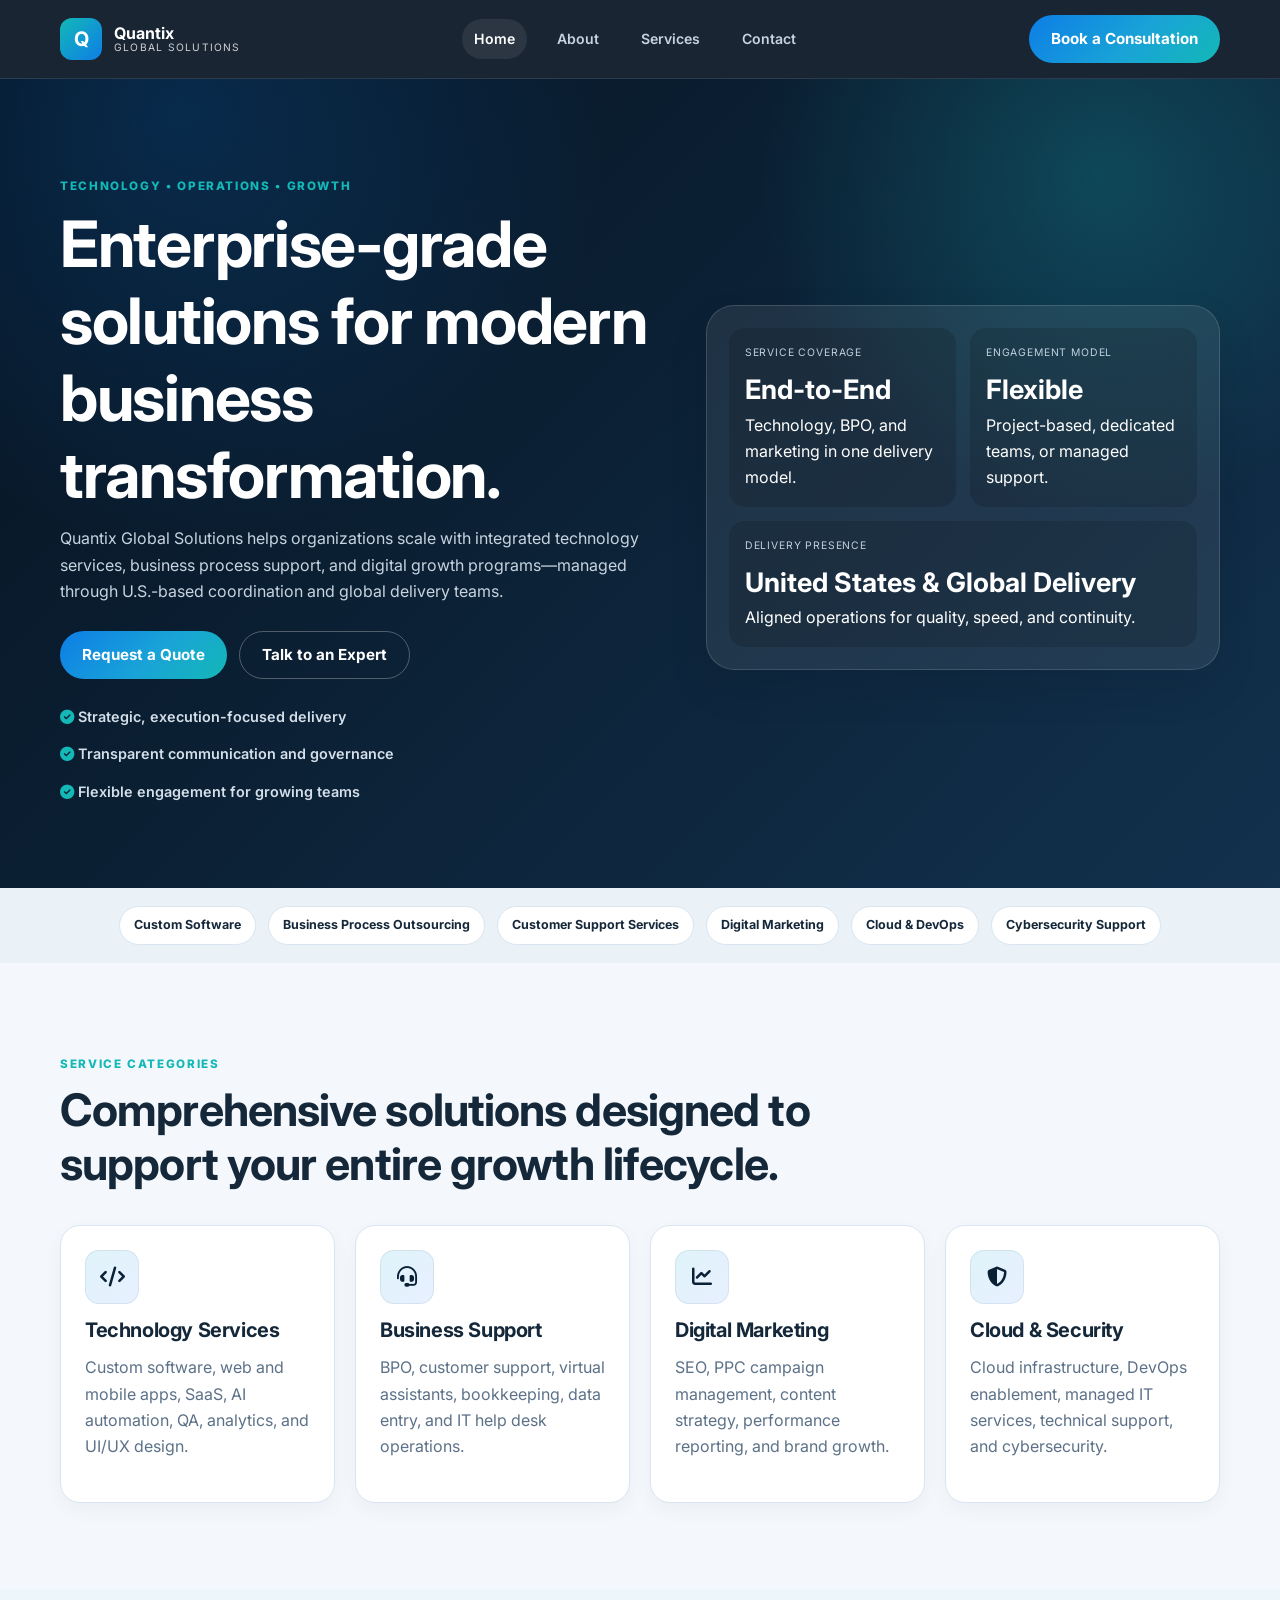
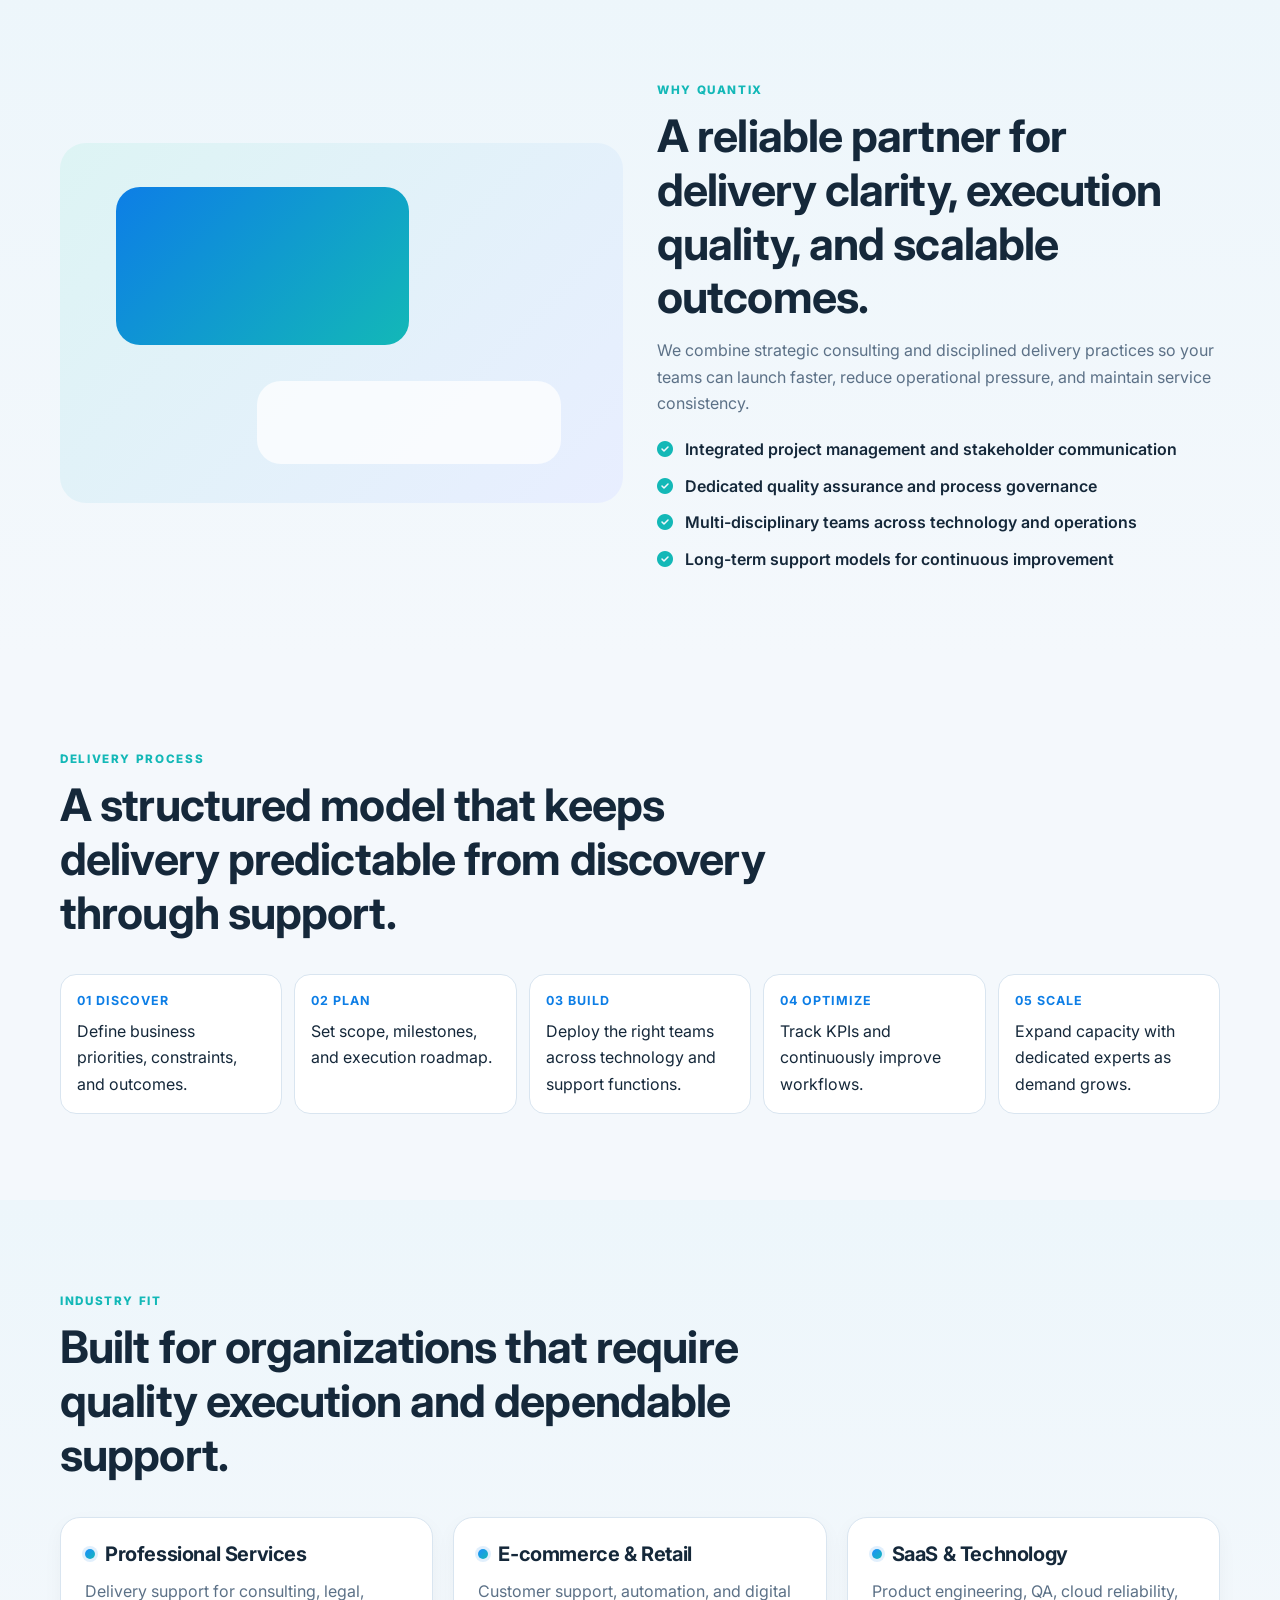
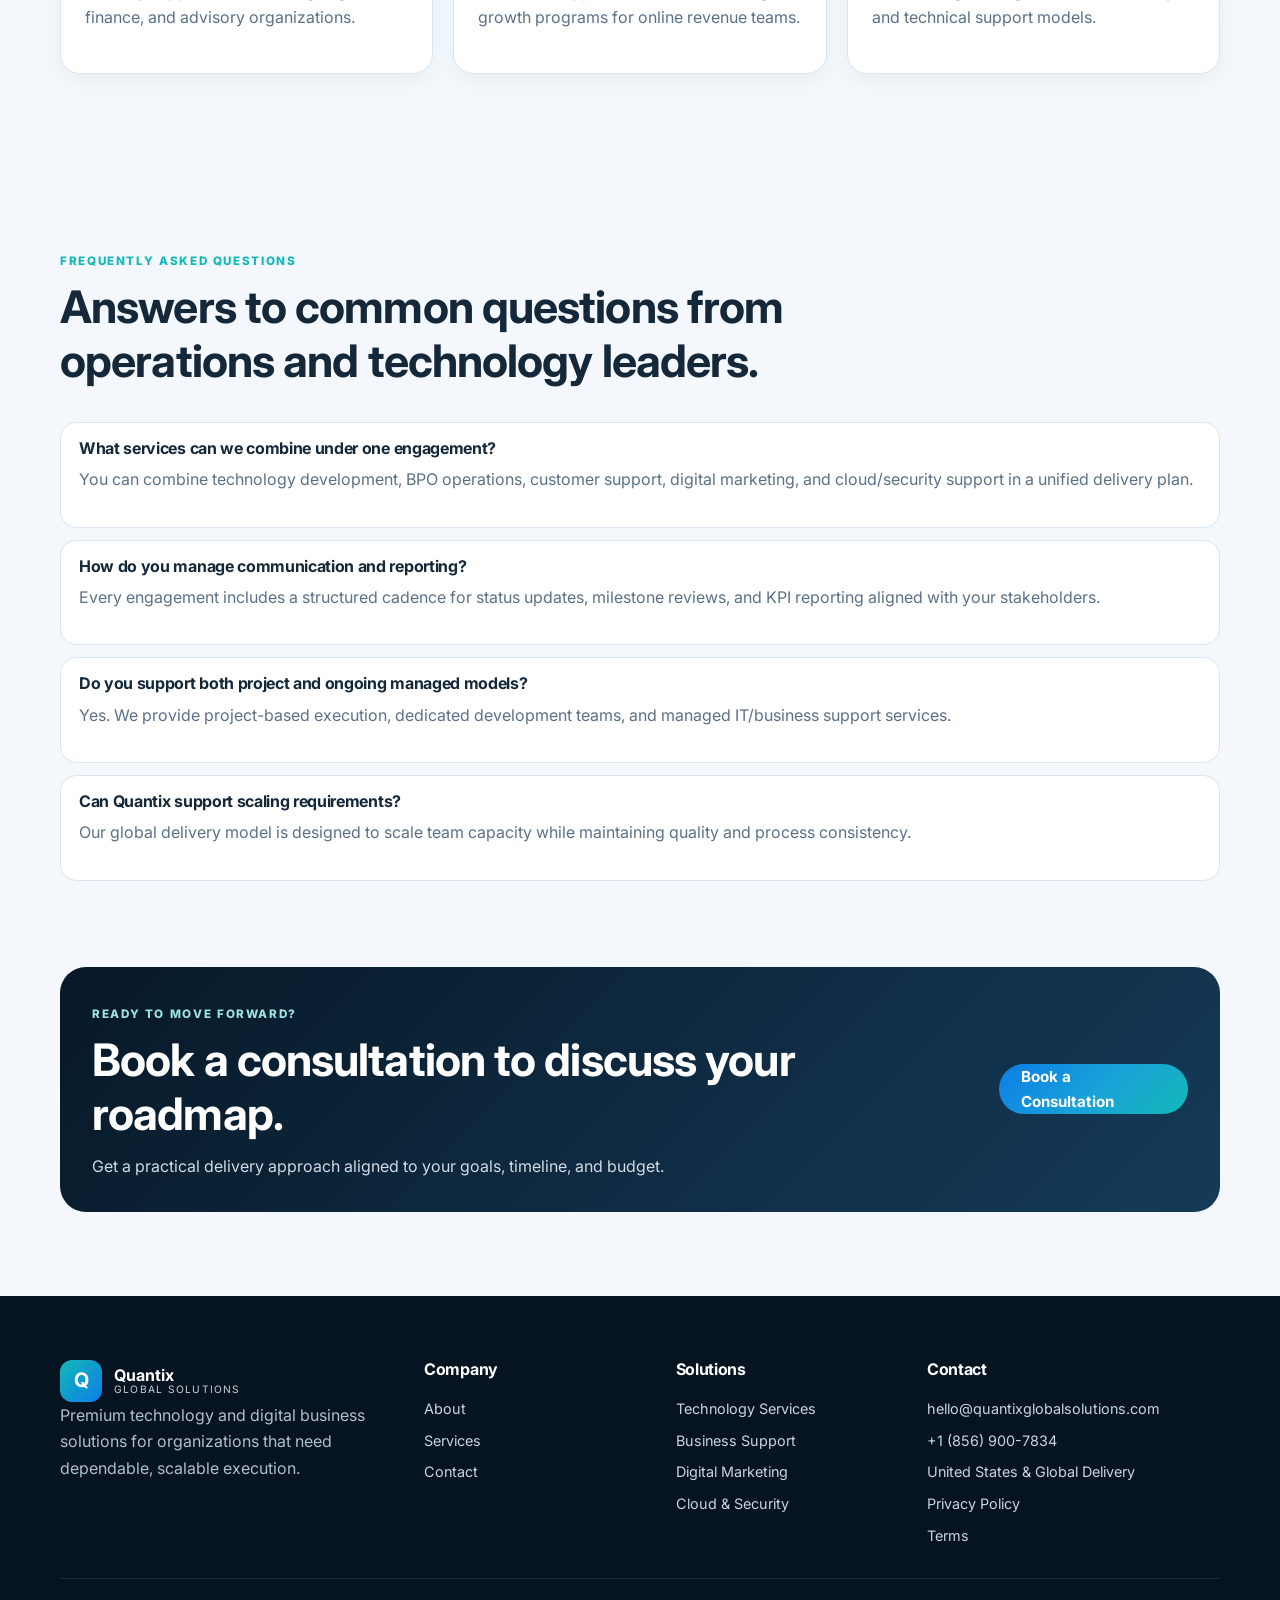
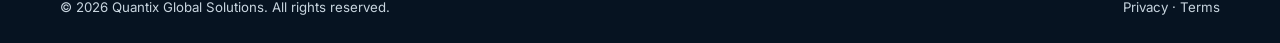
<file: index.html>
<!doctype html>
<html lang="en">
<head>
  <meta charset="utf-8">
  <meta name="viewport" content="width=device-width, initial-scale=1">
  <title>Quantix Global Solutions | IT Services, BPO & Digital Solutions</title>
  <meta name="description" content="Quantix Global Solutions delivers enterprise-ready technology, BPO, digital marketing, cloud, and cybersecurity services with U.S.-based coordination and global delivery.">
  <link rel="canonical" href="https://www.quantixglobalsolutions.com/">
  <meta property="og:title" content="Quantix Global Solutions | IT Services, BPO & Digital Solutions">
  <meta property="og:description" content="End-to-end technology and digital business solutions with U.S.-based coordination and global delivery.">
  <meta property="og:type" content="website">
  <meta property="og:url" content="https://www.quantixglobalsolutions.com/">
  <meta name="theme-color" content="#0a2035">
  <link rel="preconnect" href="https://fonts.googleapis.com">
  <link rel="preconnect" href="https://fonts.gstatic.com" crossorigin>
  <link href="https://fonts.googleapis.com/css2?family=Inter:wght@400;500;600;700;800&display=swap" rel="stylesheet">
  <link rel="stylesheet" href="https://cdnjs.cloudflare.com/ajax/libs/font-awesome/6.5.2/css/all.min.css" crossorigin="anonymous" referrerpolicy="no-referrer">
  <link rel="stylesheet" href="style.css">
</head>
<body>
  <header class="header">
    <div class="container nav">
      <a class="brand" href="index.html" aria-label="Quantix Global Solutions home">
        <b>Q</b>
        <span><strong>Quantix</strong><small>Global Solutions</small></span>
      </a>
      <button class="menu-toggle" aria-label="Toggle navigation" aria-expanded="false"><i></i><i></i><i></i></button>
      <nav class="nav-links">
        <a class="active" href="index.html">Home</a>
        <a href="about.html">About</a>
        <a href="services.html">Services</a>
        <a href="contact.html">Contact</a>
      </nav>
      <a class="btn btn-primary nav-cta" href="contact.html">Book a Consultation</a>
    </div>
  </header>

  <main>
    <section class="hero">
      <div class="container hero-grid">
        <div class="reveal">
          <span class="eyebrow">Technology • Operations • Growth</span>
          <h1>Enterprise-grade solutions for modern business transformation.</h1>
          <p>Quantix Global Solutions helps organizations scale with integrated technology services, business process support, and digital growth programs—managed through U.S.-based coordination and global delivery teams.</p>
          <div class="actions">
            <a class="btn btn-primary" href="contact.html">Request a Quote</a>
            <a class="btn btn-secondary" href="services.html">Talk to an Expert</a>
          </div>
          <ul class="trust-list">
            <li><i class="fa-solid fa-circle-check"></i> Strategic, execution-focused delivery</li>
            <li><i class="fa-solid fa-circle-check"></i> Transparent communication and governance</li>
            <li><i class="fa-solid fa-circle-check"></i> Flexible engagement for growing teams</li>
          </ul>
        </div>
        <div class="hero-panel reveal">
          <div class="stat-grid">
            <article class="stat-card">
              <small>Service Coverage</small>
              <strong>End-to-End</strong>
              <span>Technology, BPO, and marketing in one delivery model.</span>
            </article>
            <article class="stat-card">
              <small>Engagement Model</small>
              <strong>Flexible</strong>
              <span>Project-based, dedicated teams, or managed support.</span>
            </article>
            <article class="stat-card" style="grid-column: span 2;">
              <small>Delivery Presence</small>
              <strong>United States &amp; Global Delivery</strong>
              <span>Aligned operations for quality, speed, and continuity.</span>
            </article>
          </div>
        </div>
      </div>
    </section>

    <section class="logo-strip">
      <div class="container">
        <span>Custom Software</span>
        <span>Business Process Outsourcing</span>
        <span>Customer Support Services</span>
        <span>Digital Marketing</span>
        <span>Cloud &amp; DevOps</span>
        <span>Cybersecurity Support</span>
      </div>
    </section>

    <section class="section">
      <div class="container">
        <div class="section-title reveal">
          <span class="eyebrow">Service Categories</span>
          <h2>Comprehensive solutions designed to support your entire growth lifecycle.</h2>
        </div>
        <div class="grid grid-4">
          <a class="card reveal" href="technology-services.html">
            <div class="icon-badge"><i class="fa-solid fa-code"></i></div>
            <h3>Technology Services</h3>
            <p>Custom software, web and mobile apps, SaaS, AI automation, QA, analytics, and UI/UX design.</p>
          </a>
          <a class="card reveal" href="business-support.html">
            <div class="icon-badge"><i class="fa-solid fa-headset"></i></div>
            <h3>Business Support</h3>
            <p>BPO, customer support, virtual assistants, bookkeeping, data entry, and IT help desk operations.</p>
          </a>
          <a class="card reveal" href="digital-marketing.html">
            <div class="icon-badge"><i class="fa-solid fa-chart-line"></i></div>
            <h3>Digital Marketing</h3>
            <p>SEO, PPC campaign management, content strategy, performance reporting, and brand growth.</p>
          </a>
          <a class="card reveal" href="cloud-security.html">
            <div class="icon-badge"><i class="fa-solid fa-shield-halved"></i></div>
            <h3>Cloud &amp; Security</h3>
            <p>Cloud infrastructure, DevOps enablement, managed IT services, technical support, and cybersecurity.</p>
          </a>
        </div>
      </div>
    </section>

    <section class="section soft">
      <div class="container split">
        <div class="visual-shape reveal" aria-hidden="true"></div>
        <div class="reveal">
          <span class="eyebrow">Why Quantix</span>
          <h2>A reliable partner for delivery clarity, execution quality, and scalable outcomes.</h2>
          <p>We combine strategic consulting and disciplined delivery practices so your teams can launch faster, reduce operational pressure, and maintain service consistency.</p>
          <ul class="checklist">
            <li><i class="fa-solid fa-circle-check"></i> Integrated project management and stakeholder communication</li>
            <li><i class="fa-solid fa-circle-check"></i> Dedicated quality assurance and process governance</li>
            <li><i class="fa-solid fa-circle-check"></i> Multi-disciplinary teams across technology and operations</li>
            <li><i class="fa-solid fa-circle-check"></i> Long-term support models for continuous improvement</li>
          </ul>
        </div>
      </div>
    </section>

    <section class="section">
      <div class="container">
        <div class="section-title reveal">
          <span class="eyebrow">Delivery Process</span>
          <h2>A structured model that keeps delivery predictable from discovery through support.</h2>
        </div>
        <ol class="process-list reveal">
          <li><strong>01 Discover</strong>Define business priorities, constraints, and outcomes.</li>
          <li><strong>02 Plan</strong>Set scope, milestones, and execution roadmap.</li>
          <li><strong>03 Build</strong>Deploy the right teams across technology and support functions.</li>
          <li><strong>04 Optimize</strong>Track KPIs and continuously improve workflows.</li>
          <li><strong>05 Scale</strong>Expand capacity with dedicated experts as demand grows.</li>
        </ol>
      </div>
    </section>

    <section class="section soft">
      <div class="container">
        <div class="section-title reveal">
          <span class="eyebrow">Industry Fit</span>
          <h2>Built for organizations that require quality execution and dependable support.</h2>
        </div>
        <div class="grid grid-3">
          <article class="card reveal"><h3>Professional Services</h3><p>Delivery support for consulting, legal, finance, and advisory organizations.</p></article>
          <article class="card reveal"><h3>E-commerce &amp; Retail</h3><p>Customer support, automation, and digital growth programs for online revenue teams.</p></article>
          <article class="card reveal"><h3>SaaS &amp; Technology</h3><p>Product engineering, QA, cloud reliability, and technical support models.</p></article>
        </div>
      </div>
    </section>

    <section class="section">
      <div class="container">
        <div class="section-title reveal">
          <span class="eyebrow">Frequently Asked Questions</span>
          <h2>Answers to common questions from operations and technology leaders.</h2>
        </div>
        <ul class="faq-list">
          <li class="reveal"><h3>What services can we combine under one engagement?</h3><p>You can combine technology development, BPO operations, customer support, digital marketing, and cloud/security support in a unified delivery plan.</p></li>
          <li class="reveal"><h3>How do you manage communication and reporting?</h3><p>Every engagement includes a structured cadence for status updates, milestone reviews, and KPI reporting aligned with your stakeholders.</p></li>
          <li class="reveal"><h3>Do you support both project and ongoing managed models?</h3><p>Yes. We provide project-based execution, dedicated development teams, and managed IT/business support services.</p></li>
          <li class="reveal"><h3>Can Quantix support scaling requirements?</h3><p>Our global delivery model is designed to scale team capacity while maintaining quality and process consistency.</p></li>
        </ul>
      </div>
    </section>

    <section class="container">
      <div class="cta-band reveal">
        <div>
          <span class="eyebrow">Ready to move forward?</span>
          <h2>Book a consultation to discuss your roadmap.</h2>
          <p>Get a practical delivery approach aligned to your goals, timeline, and budget.</p>
        </div>
        <a class="btn btn-primary" href="contact.html">Book a Consultation</a>
      </div>
    </section>
  </main>

  <footer>
    <div class="container footer-grid">
      <div>
        <a class="brand" href="index.html"><b>Q</b><span><strong>Quantix</strong><small>Global Solutions</small></span></a>
        <p>Premium technology and digital business solutions for organizations that need dependable, scalable execution.</p>
      </div>
      <div class="footer-links">
        <h4>Company</h4>
        <a href="about.html">About</a>
        <a href="services.html">Services</a>
        <a href="contact.html">Contact</a>
      </div>
      <div class="footer-links">
        <h4>Solutions</h4>
        <a href="technology-services.html">Technology Services</a>
        <a href="business-support.html">Business Support</a>
        <a href="digital-marketing.html">Digital Marketing</a>
        <a href="cloud-security.html">Cloud &amp; Security</a>
      </div>
      <div class="footer-links">
        <h4>Contact</h4>
        <a href="mailto:hello@quantixglobalsolutions.com">hello@quantixglobalsolutions.com</a>
        <a href="tel:+18569007834">+1 (856) 900-7834</a>
        <span>United States &amp; Global Delivery</span>
        <a href="privacy-policy.html">Privacy Policy</a>
        <a href="terms.html">Terms</a>
      </div>
    </div>
    <div class="container legal">
      <span>© <span class="year"></span> Quantix Global Solutions. All rights reserved.</span>
      <span><a href="privacy-policy.html">Privacy</a> · <a href="terms.html">Terms</a></span>
    </div>
  </footer>

  <script src="script.js"></script>
</body>
</html>
</file>
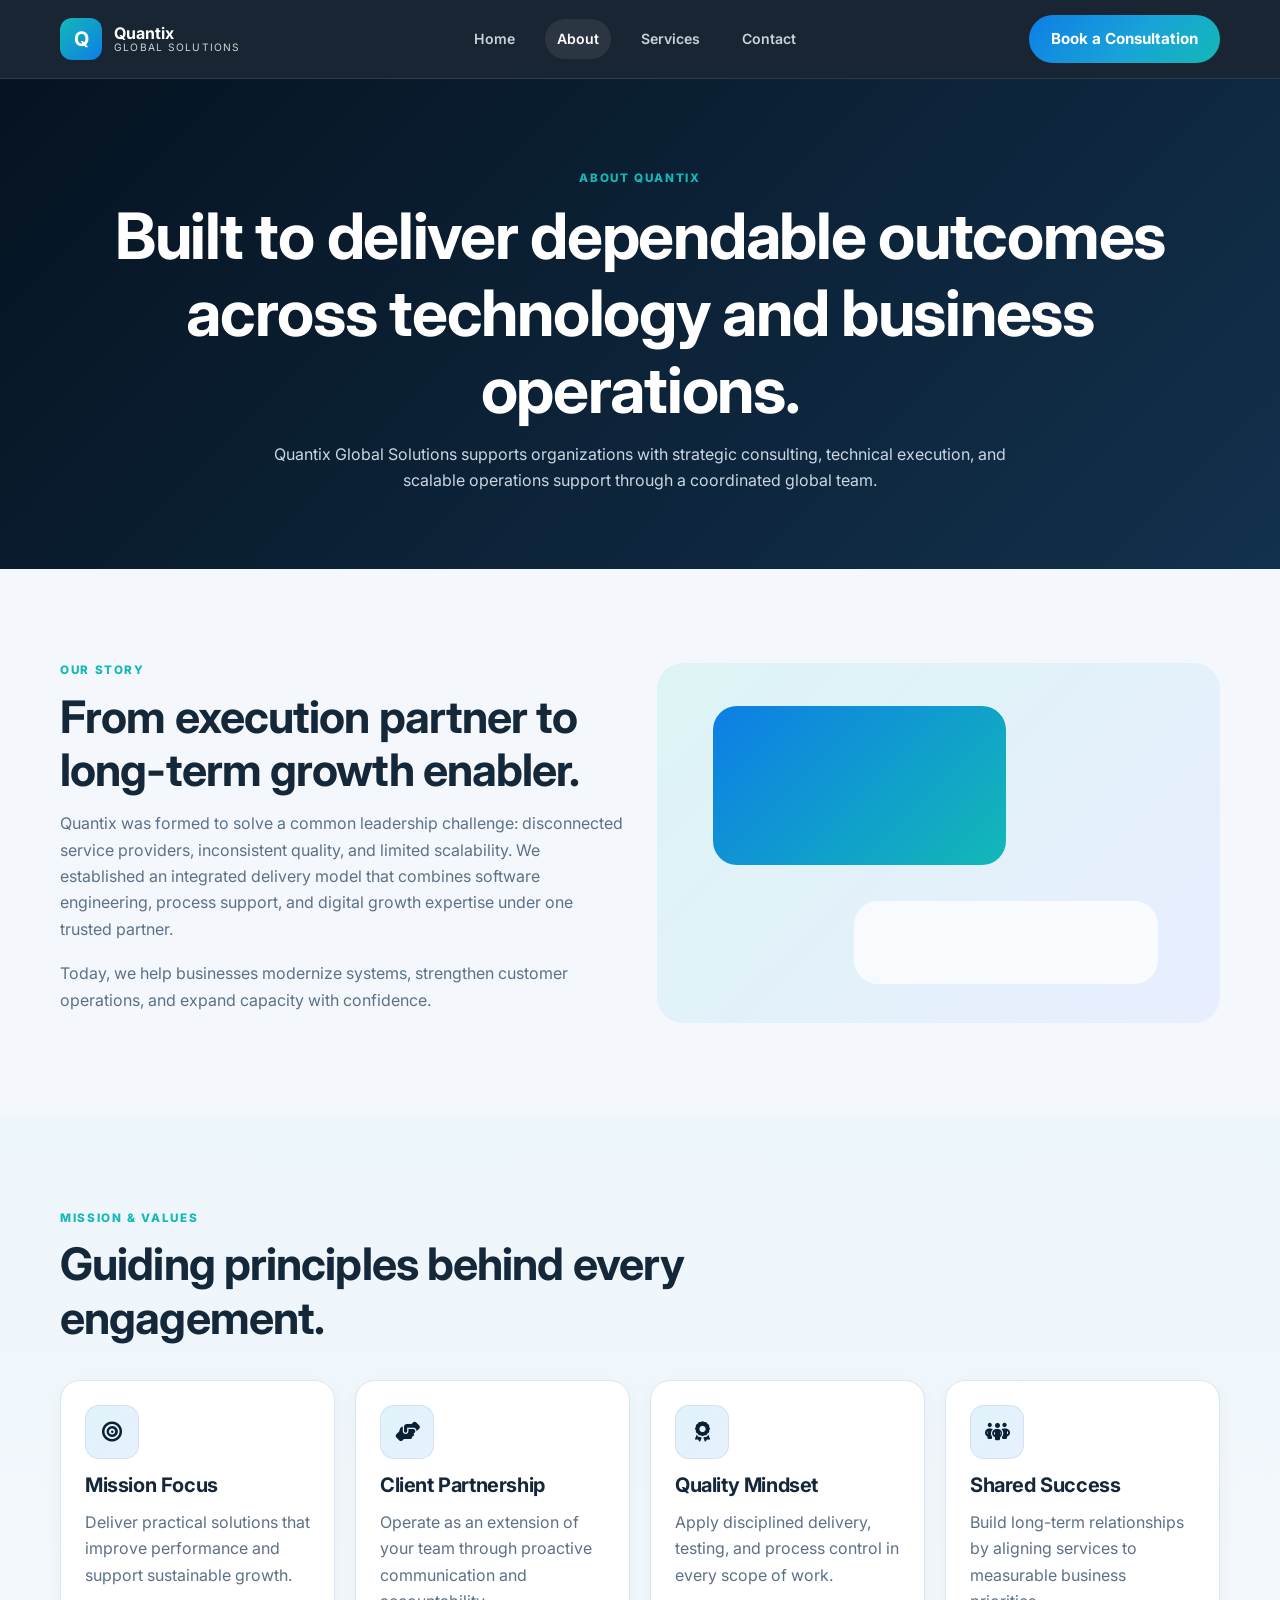
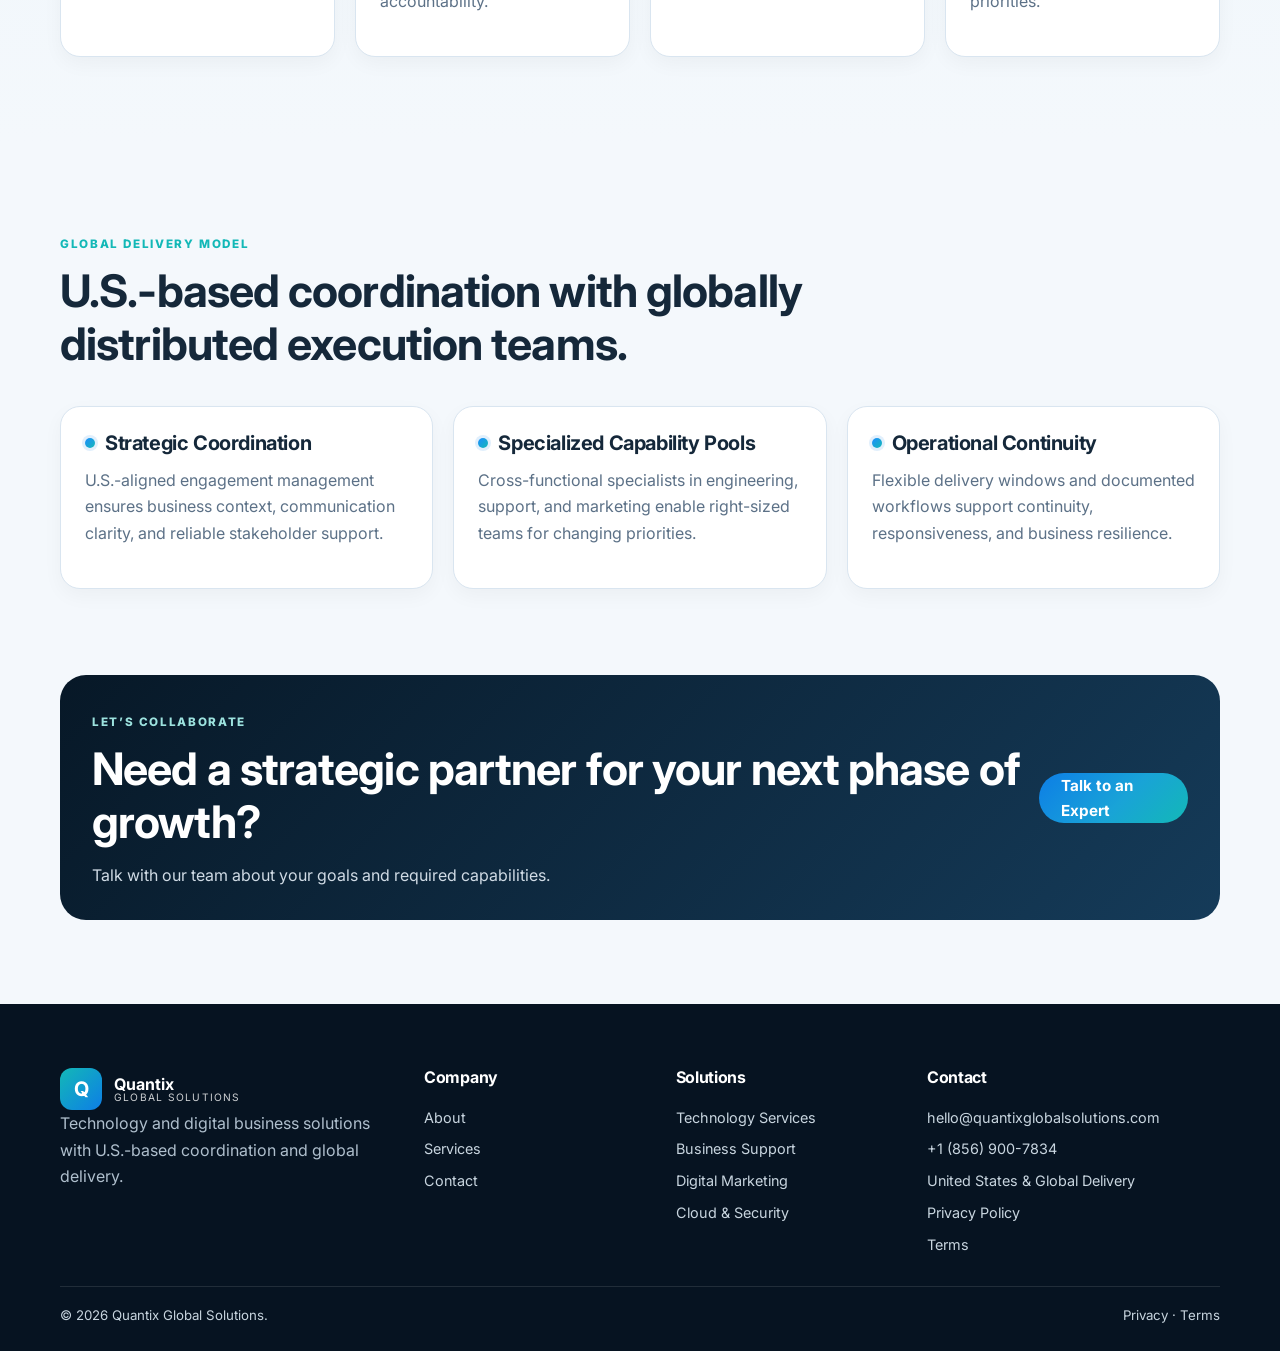
<file: about.html>
<!doctype html>
<html lang="en">
<head>
  <meta charset="utf-8">
  <meta name="viewport" content="width=device-width, initial-scale=1">
  <title>About Quantix Global Solutions | Mission, Values & Delivery Model</title>
  <meta name="description" content="Learn about Quantix Global Solutions, our mission, values, and U.S.-coordinated global delivery model for technology and business support services.">
  <link rel="canonical" href="https://www.quantixglobalsolutions.com/about.html">
  <meta property="og:title" content="About Quantix Global Solutions">
  <meta property="og:description" content="Our mission, values, and global delivery approach for enterprise technology and operations support.">
  <meta property="og:type" content="website">
  <meta property="og:url" content="https://www.quantixglobalsolutions.com/about.html">
  <link rel="preconnect" href="https://fonts.googleapis.com">
  <link rel="preconnect" href="https://fonts.gstatic.com" crossorigin>
  <link href="https://fonts.googleapis.com/css2?family=Inter:wght@400;500;600;700;800&display=swap" rel="stylesheet">
  <link rel="stylesheet" href="https://cdnjs.cloudflare.com/ajax/libs/font-awesome/6.5.2/css/all.min.css" crossorigin="anonymous" referrerpolicy="no-referrer">
  <link rel="stylesheet" href="style.css">
</head>
<body>
  <header class="header"><div class="container nav"><a class="brand" href="index.html"><b>Q</b><span><strong>Quantix</strong><small>Global Solutions</small></span></a><button class="menu-toggle" aria-label="Toggle navigation" aria-expanded="false"><i></i><i></i><i></i></button><nav class="nav-links"><a href="index.html">Home</a><a class="active" href="about.html">About</a><a href="services.html">Services</a><a href="contact.html">Contact</a></nav><a class="btn btn-primary nav-cta" href="contact.html">Book a Consultation</a></div></header>

  <main>
    <section class="page-hero center">
      <div class="container">
        <span class="eyebrow">About Quantix</span>
        <h1>Built to deliver dependable outcomes across technology and business operations.</h1>
        <p>Quantix Global Solutions supports organizations with strategic consulting, technical execution, and scalable operations support through a coordinated global team.</p>
      </div>
    </section>

    <section class="section">
      <div class="container split">
        <div class="reveal">
          <span class="eyebrow">Our Story</span>
          <h2>From execution partner to long-term growth enabler.</h2>
          <p>Quantix was formed to solve a common leadership challenge: disconnected service providers, inconsistent quality, and limited scalability. We established an integrated delivery model that combines software engineering, process support, and digital growth expertise under one trusted partner.</p>
          <p>Today, we help businesses modernize systems, strengthen customer operations, and expand capacity with confidence.</p>
        </div>
        <div class="visual-shape reveal" aria-hidden="true"></div>
      </div>
    </section>

    <section class="section soft">
      <div class="container">
        <div class="section-title reveal"><span class="eyebrow">Mission &amp; Values</span><h2>Guiding principles behind every engagement.</h2></div>
        <div class="grid grid-4">
          <article class="card reveal"><div class="icon-badge"><i class="fa-solid fa-bullseye"></i></div><h3>Mission Focus</h3><p>Deliver practical solutions that improve performance and support sustainable growth.</p></article>
          <article class="card reveal"><div class="icon-badge"><i class="fa-solid fa-handshake-angle"></i></div><h3>Client Partnership</h3><p>Operate as an extension of your team through proactive communication and accountability.</p></article>
          <article class="card reveal"><div class="icon-badge"><i class="fa-solid fa-award"></i></div><h3>Quality Mindset</h3><p>Apply disciplined delivery, testing, and process control in every scope of work.</p></article>
          <article class="card reveal"><div class="icon-badge"><i class="fa-solid fa-people-group"></i></div><h3>Shared Success</h3><p>Build long-term relationships by aligning services to measurable business priorities.</p></article>
        </div>
      </div>
    </section>

    <section class="section">
      <div class="container">
        <div class="section-title reveal"><span class="eyebrow">Global Delivery Model</span><h2>U.S.-based coordination with globally distributed execution teams.</h2></div>
        <div class="grid grid-3">
          <article class="card reveal"><h3>Strategic Coordination</h3><p>U.S.-aligned engagement management ensures business context, communication clarity, and reliable stakeholder support.</p></article>
          <article class="card reveal"><h3>Specialized Capability Pools</h3><p>Cross-functional specialists in engineering, support, and marketing enable right-sized teams for changing priorities.</p></article>
          <article class="card reveal"><h3>Operational Continuity</h3><p>Flexible delivery windows and documented workflows support continuity, responsiveness, and business resilience.</p></article>
        </div>
      </div>
    </section>

    <section class="container">
      <div class="cta-band reveal"><div><span class="eyebrow">Let’s collaborate</span><h2>Need a strategic partner for your next phase of growth?</h2><p>Talk with our team about your goals and required capabilities.</p></div><a class="btn btn-primary" href="contact.html">Talk to an Expert</a></div>
    </section>
  </main>

  <footer><div class="container footer-grid"><div><a class="brand" href="index.html"><b>Q</b><span><strong>Quantix</strong><small>Global Solutions</small></span></a><p>Technology and digital business solutions with U.S.-based coordination and global delivery.</p></div><div class="footer-links"><h4>Company</h4><a href="about.html">About</a><a href="services.html">Services</a><a href="contact.html">Contact</a></div><div class="footer-links"><h4>Solutions</h4><a href="technology-services.html">Technology Services</a><a href="business-support.html">Business Support</a><a href="digital-marketing.html">Digital Marketing</a><a href="cloud-security.html">Cloud &amp; Security</a></div><div class="footer-links"><h4>Contact</h4><a href="mailto:hello@quantixglobalsolutions.com">hello@quantixglobalsolutions.com</a><a href="tel:+18569007834">+1 (856) 900-7834</a><span>United States &amp; Global Delivery</span><a href="privacy-policy.html">Privacy Policy</a><a href="terms.html">Terms</a></div></div><div class="container legal"><span>© <span class="year"></span> Quantix Global Solutions.</span><span><a href="privacy-policy.html">Privacy</a> · <a href="terms.html">Terms</a></span></div></footer>
  <script src="script.js"></script>
</body>
</html>
</file>
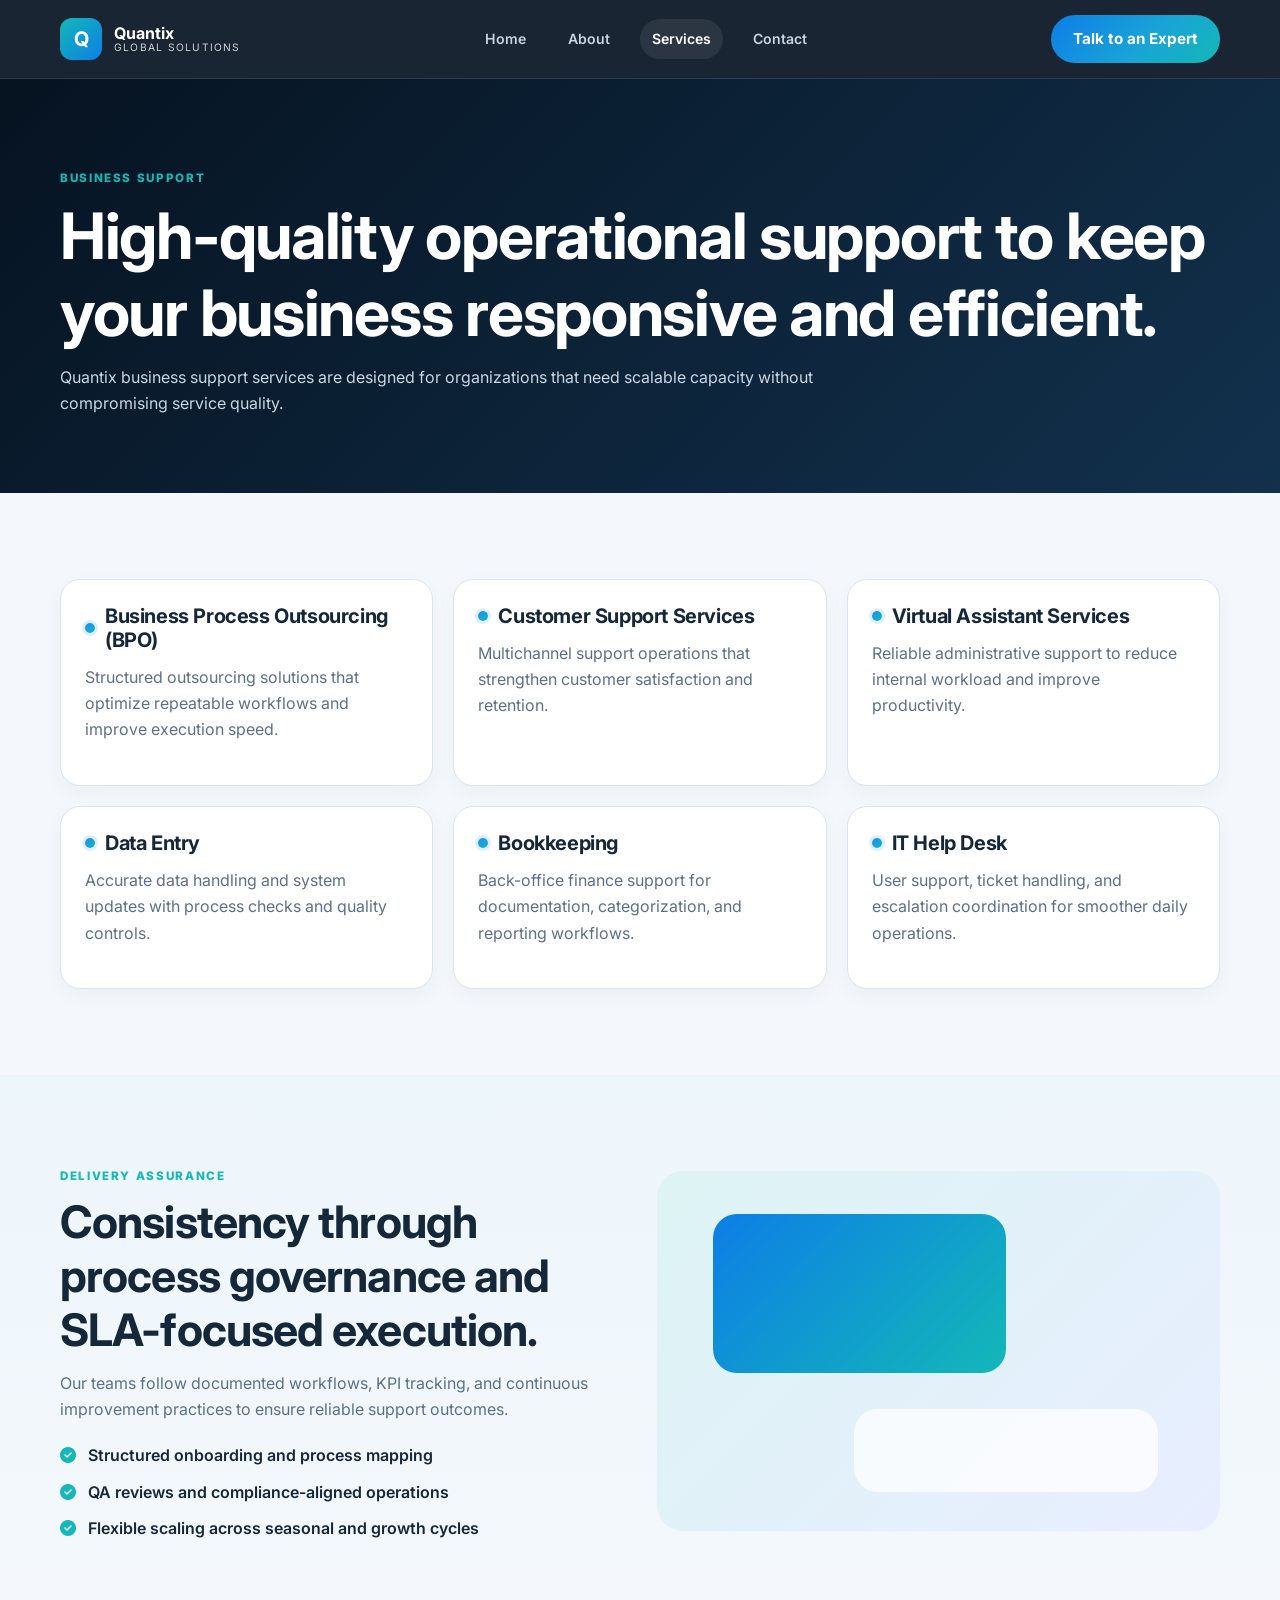
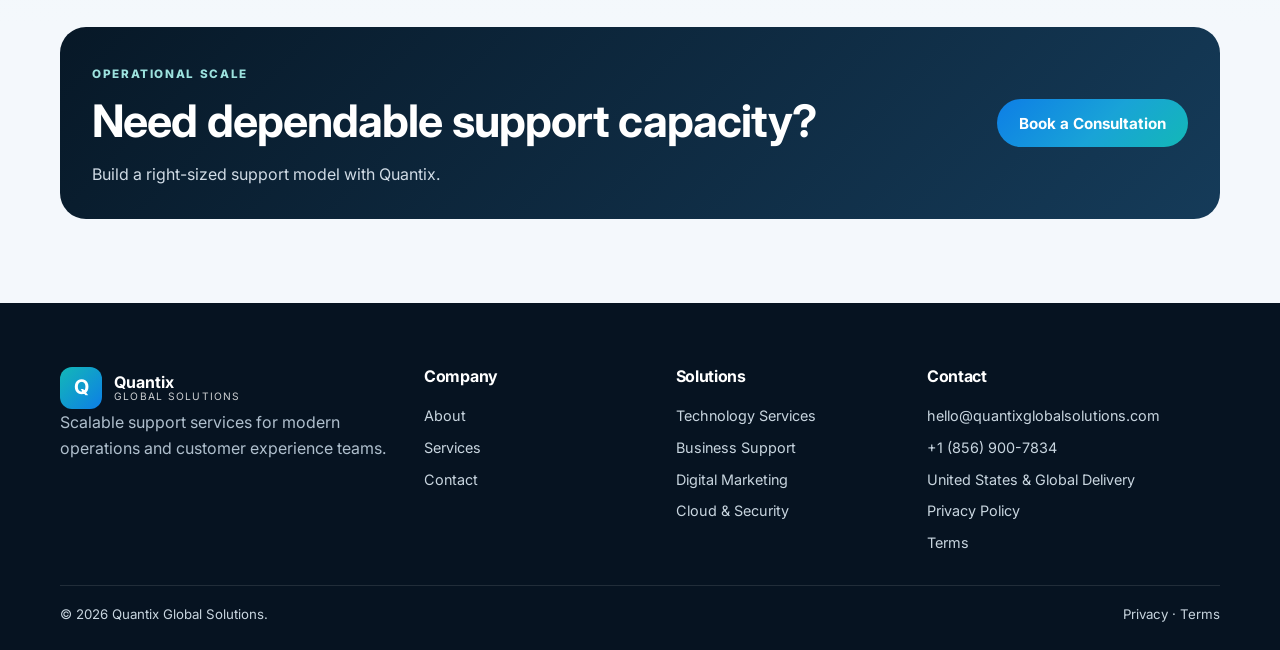
<file: business-support.html>
<!doctype html>
<html lang="en">
<head>
  <meta charset="utf-8"><meta name="viewport" content="width=device-width, initial-scale=1">
  <title>Business Support Services | Quantix Global Solutions</title>
  <meta name="description" content="Business support services including BPO, customer support, virtual assistants, data entry, bookkeeping, IT help desk, and technical support operations.">
  <link rel="canonical" href="https://www.quantixglobalsolutions.com/business-support.html">
  <meta property="og:title" content="Business Support Services | Quantix Global Solutions">
  <meta property="og:description" content="Scalable BPO and customer operations support for consistent service performance.">
  <meta property="og:type" content="website"><meta property="og:url" content="https://www.quantixglobalsolutions.com/business-support.html">
  <link rel="preconnect" href="https://fonts.googleapis.com"><link rel="preconnect" href="https://fonts.gstatic.com" crossorigin>
  <link href="https://fonts.googleapis.com/css2?family=Inter:wght@400;500;600;700;800&display=swap" rel="stylesheet">
  <link rel="stylesheet" href="https://cdnjs.cloudflare.com/ajax/libs/font-awesome/6.5.2/css/all.min.css" crossorigin="anonymous" referrerpolicy="no-referrer">
  <link rel="stylesheet" href="style.css">
</head>
<body>
<header class="header"><div class="container nav"><a class="brand" href="index.html"><b>Q</b><span><strong>Quantix</strong><small>Global Solutions</small></span></a><button class="menu-toggle" aria-label="Toggle navigation" aria-expanded="false"><i></i><i></i><i></i></button><nav class="nav-links"><a href="index.html">Home</a><a href="about.html">About</a><a href="services.html" class="active">Services</a><a href="contact.html">Contact</a></nav><a class="btn btn-primary nav-cta" href="contact.html">Talk to an Expert</a></div></header>
<main>
  <section class="page-hero"><div class="container"><span class="eyebrow">Business Support</span><h1>High-quality operational support to keep your business responsive and efficient.</h1><p>Quantix business support services are designed for organizations that need scalable capacity without compromising service quality.</p></div></section>

  <section class="section"><div class="container"><div class="grid grid-3"><article class="card reveal"><h3>Business Process Outsourcing (BPO)</h3><p>Structured outsourcing solutions that optimize repeatable workflows and improve execution speed.</p></article><article class="card reveal"><h3>Customer Support Services</h3><p>Multichannel support operations that strengthen customer satisfaction and retention.</p></article><article class="card reveal"><h3>Virtual Assistant Services</h3><p>Reliable administrative support to reduce internal workload and improve productivity.</p></article><article class="card reveal"><h3>Data Entry</h3><p>Accurate data handling and system updates with process checks and quality controls.</p></article><article class="card reveal"><h3>Bookkeeping</h3><p>Back-office finance support for documentation, categorization, and reporting workflows.</p></article><article class="card reveal"><h3>IT Help Desk</h3><p>User support, ticket handling, and escalation coordination for smoother daily operations.</p></article></div></div></section>

  <section class="section soft"><div class="container split"><div class="reveal"><span class="eyebrow">Delivery Assurance</span><h2>Consistency through process governance and SLA-focused execution.</h2><p>Our teams follow documented workflows, KPI tracking, and continuous improvement practices to ensure reliable support outcomes.</p><ul class="checklist"><li><i class="fa-solid fa-circle-check"></i> Structured onboarding and process mapping</li><li><i class="fa-solid fa-circle-check"></i> QA reviews and compliance-aligned operations</li><li><i class="fa-solid fa-circle-check"></i> Flexible scaling across seasonal and growth cycles</li></ul></div><div class="visual-shape reveal" aria-hidden="true"></div></div></section>

  <section class="container"><div class="cta-band reveal"><div><span class="eyebrow">Operational Scale</span><h2>Need dependable support capacity?</h2><p>Build a right-sized support model with Quantix.</p></div><a class="btn btn-primary" href="contact.html">Book a Consultation</a></div></section>
</main>
<footer><div class="container footer-grid"><div><a class="brand" href="index.html"><b>Q</b><span><strong>Quantix</strong><small>Global Solutions</small></span></a><p>Scalable support services for modern operations and customer experience teams.</p></div><div class="footer-links"><h4>Company</h4><a href="about.html">About</a><a href="services.html">Services</a><a href="contact.html">Contact</a></div><div class="footer-links"><h4>Solutions</h4><a href="technology-services.html">Technology Services</a><a href="business-support.html">Business Support</a><a href="digital-marketing.html">Digital Marketing</a><a href="cloud-security.html">Cloud &amp; Security</a></div><div class="footer-links"><h4>Contact</h4><a href="mailto:hello@quantixglobalsolutions.com">hello@quantixglobalsolutions.com</a><a href="tel:+18569007834">+1 (856) 900-7834</a><span>United States &amp; Global Delivery</span><a href="privacy-policy.html">Privacy Policy</a><a href="terms.html">Terms</a></div></div><div class="container legal"><span>© <span class="year"></span> Quantix Global Solutions.</span><span><a href="privacy-policy.html">Privacy</a> · <a href="terms.html">Terms</a></span></div></footer>
<script src="script.js"></script>
</body>
</html>
</file>
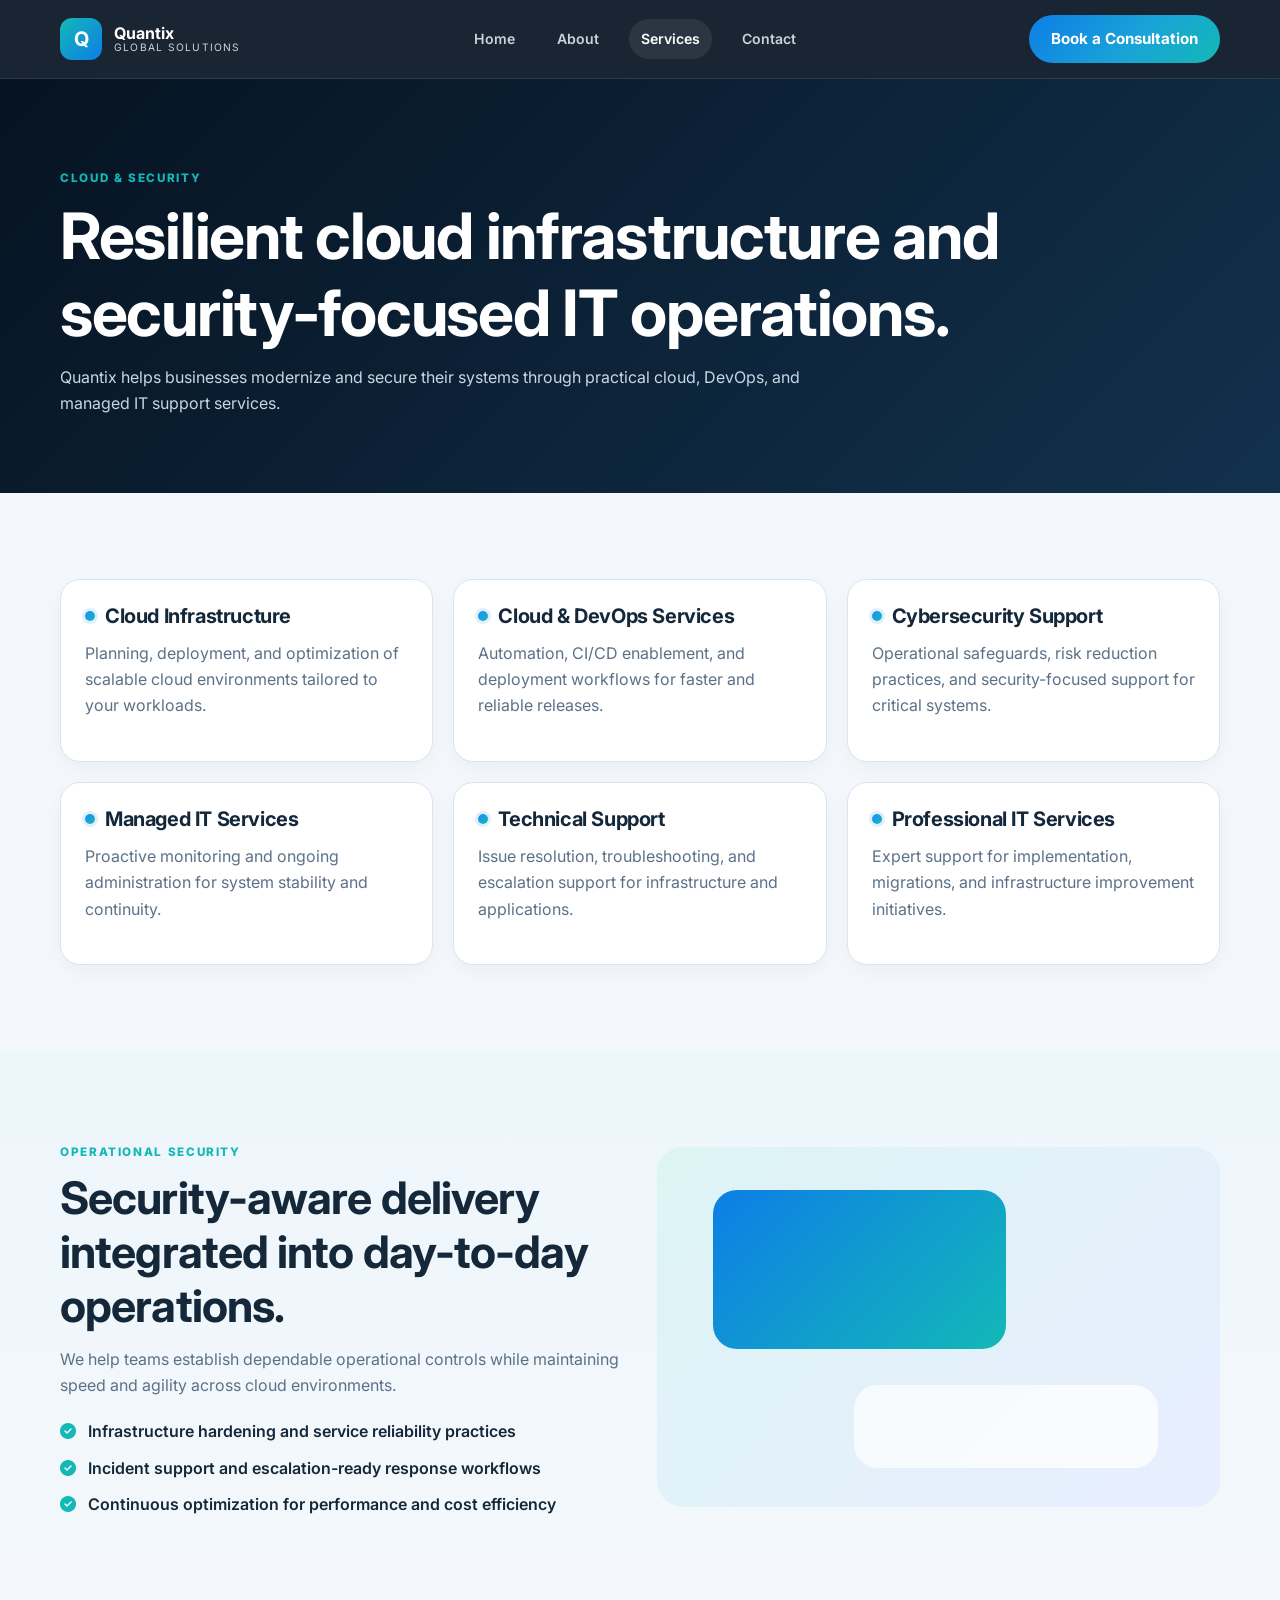
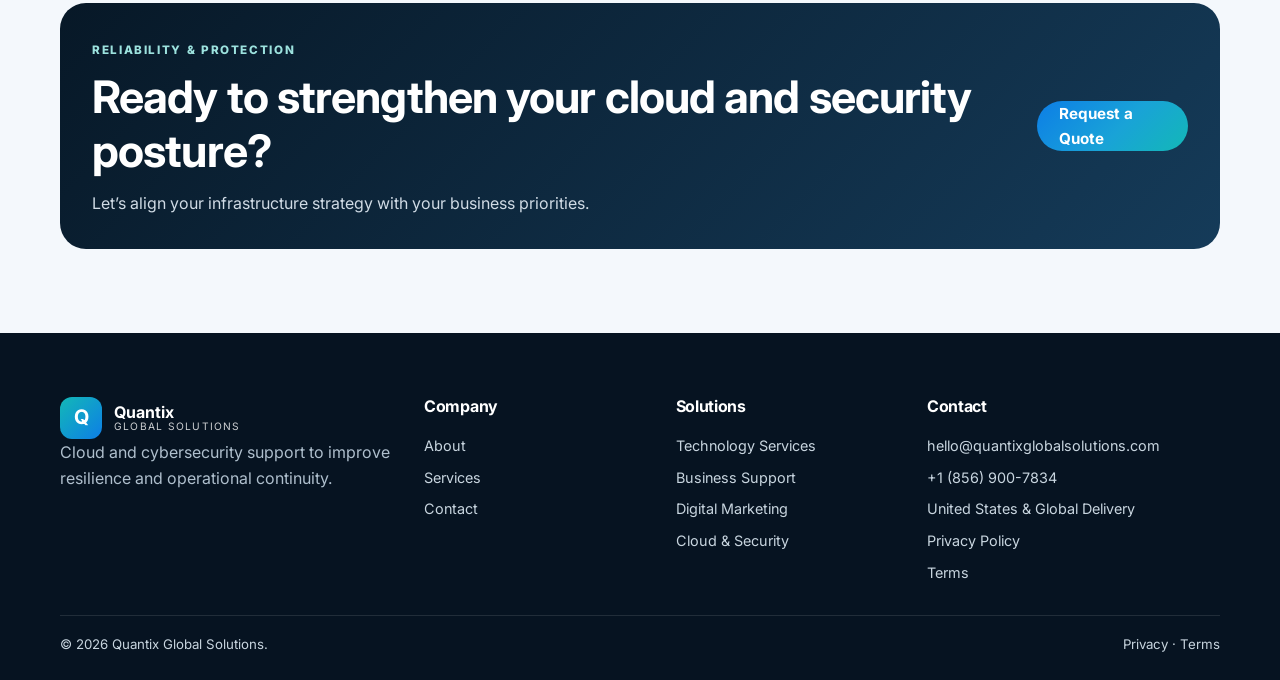
<file: cloud-security.html>
<!doctype html>
<html lang="en">
<head>
  <meta charset="utf-8"><meta name="viewport" content="width=device-width, initial-scale=1">
  <title>Cloud, DevOps & Cybersecurity Services | Quantix Global Solutions</title>
  <meta name="description" content="Cloud infrastructure, DevOps, cybersecurity support, managed IT services, and technical support by Quantix Global Solutions.">
  <link rel="canonical" href="https://www.quantixglobalsolutions.com/cloud-security.html">
  <meta property="og:title" content="Cloud, DevOps & Cybersecurity Services | Quantix Global Solutions">
  <meta property="og:description" content="Strengthen infrastructure reliability and security posture with managed cloud and IT services.">
  <meta property="og:type" content="website"><meta property="og:url" content="https://www.quantixglobalsolutions.com/cloud-security.html">
  <link rel="preconnect" href="https://fonts.googleapis.com"><link rel="preconnect" href="https://fonts.gstatic.com" crossorigin>
  <link href="https://fonts.googleapis.com/css2?family=Inter:wght@400;500;600;700;800&display=swap" rel="stylesheet">
  <link rel="stylesheet" href="https://cdnjs.cloudflare.com/ajax/libs/font-awesome/6.5.2/css/all.min.css" crossorigin="anonymous" referrerpolicy="no-referrer">
  <link rel="stylesheet" href="style.css">
</head>
<body>
<header class="header"><div class="container nav"><a class="brand" href="index.html"><b>Q</b><span><strong>Quantix</strong><small>Global Solutions</small></span></a><button class="menu-toggle" aria-label="Toggle navigation" aria-expanded="false"><i></i><i></i><i></i></button><nav class="nav-links"><a href="index.html">Home</a><a href="about.html">About</a><a href="services.html" class="active">Services</a><a href="contact.html">Contact</a></nav><a class="btn btn-primary nav-cta" href="contact.html">Book a Consultation</a></div></header>
<main>
  <section class="page-hero"><div class="container"><span class="eyebrow">Cloud &amp; Security</span><h1>Resilient cloud infrastructure and security-focused IT operations.</h1><p>Quantix helps businesses modernize and secure their systems through practical cloud, DevOps, and managed IT support services.</p></div></section>

  <section class="section"><div class="container"><div class="grid grid-3"><article class="card reveal"><h3>Cloud Infrastructure</h3><p>Planning, deployment, and optimization of scalable cloud environments tailored to your workloads.</p></article><article class="card reveal"><h3>Cloud &amp; DevOps Services</h3><p>Automation, CI/CD enablement, and deployment workflows for faster and reliable releases.</p></article><article class="card reveal"><h3>Cybersecurity Support</h3><p>Operational safeguards, risk reduction practices, and security-focused support for critical systems.</p></article><article class="card reveal"><h3>Managed IT Services</h3><p>Proactive monitoring and ongoing administration for system stability and continuity.</p></article><article class="card reveal"><h3>Technical Support</h3><p>Issue resolution, troubleshooting, and escalation support for infrastructure and applications.</p></article><article class="card reveal"><h3>Professional IT Services</h3><p>Expert support for implementation, migrations, and infrastructure improvement initiatives.</p></article></div></div></section>

  <section class="section soft"><div class="container split"><div class="reveal"><span class="eyebrow">Operational Security</span><h2>Security-aware delivery integrated into day-to-day operations.</h2><p>We help teams establish dependable operational controls while maintaining speed and agility across cloud environments.</p><ul class="checklist"><li><i class="fa-solid fa-circle-check"></i> Infrastructure hardening and service reliability practices</li><li><i class="fa-solid fa-circle-check"></i> Incident support and escalation-ready response workflows</li><li><i class="fa-solid fa-circle-check"></i> Continuous optimization for performance and cost efficiency</li></ul></div><div class="visual-shape reveal" aria-hidden="true"></div></div></section>

  <section class="container"><div class="cta-band reveal"><div><span class="eyebrow">Reliability &amp; protection</span><h2>Ready to strengthen your cloud and security posture?</h2><p>Let’s align your infrastructure strategy with your business priorities.</p></div><a class="btn btn-primary" href="contact.html">Request a Quote</a></div></section>
</main>
<footer><div class="container footer-grid"><div><a class="brand" href="index.html"><b>Q</b><span><strong>Quantix</strong><small>Global Solutions</small></span></a><p>Cloud and cybersecurity support to improve resilience and operational continuity.</p></div><div class="footer-links"><h4>Company</h4><a href="about.html">About</a><a href="services.html">Services</a><a href="contact.html">Contact</a></div><div class="footer-links"><h4>Solutions</h4><a href="technology-services.html">Technology Services</a><a href="business-support.html">Business Support</a><a href="digital-marketing.html">Digital Marketing</a><a href="cloud-security.html">Cloud &amp; Security</a></div><div class="footer-links"><h4>Contact</h4><a href="mailto:hello@quantixglobalsolutions.com">hello@quantixglobalsolutions.com</a><a href="tel:+18569007834">+1 (856) 900-7834</a><span>United States &amp; Global Delivery</span><a href="privacy-policy.html">Privacy Policy</a><a href="terms.html">Terms</a></div></div><div class="container legal"><span>© <span class="year"></span> Quantix Global Solutions.</span><span><a href="privacy-policy.html">Privacy</a> · <a href="terms.html">Terms</a></span></div></footer>
<script src="script.js"></script>
</body>
</html>
</file>
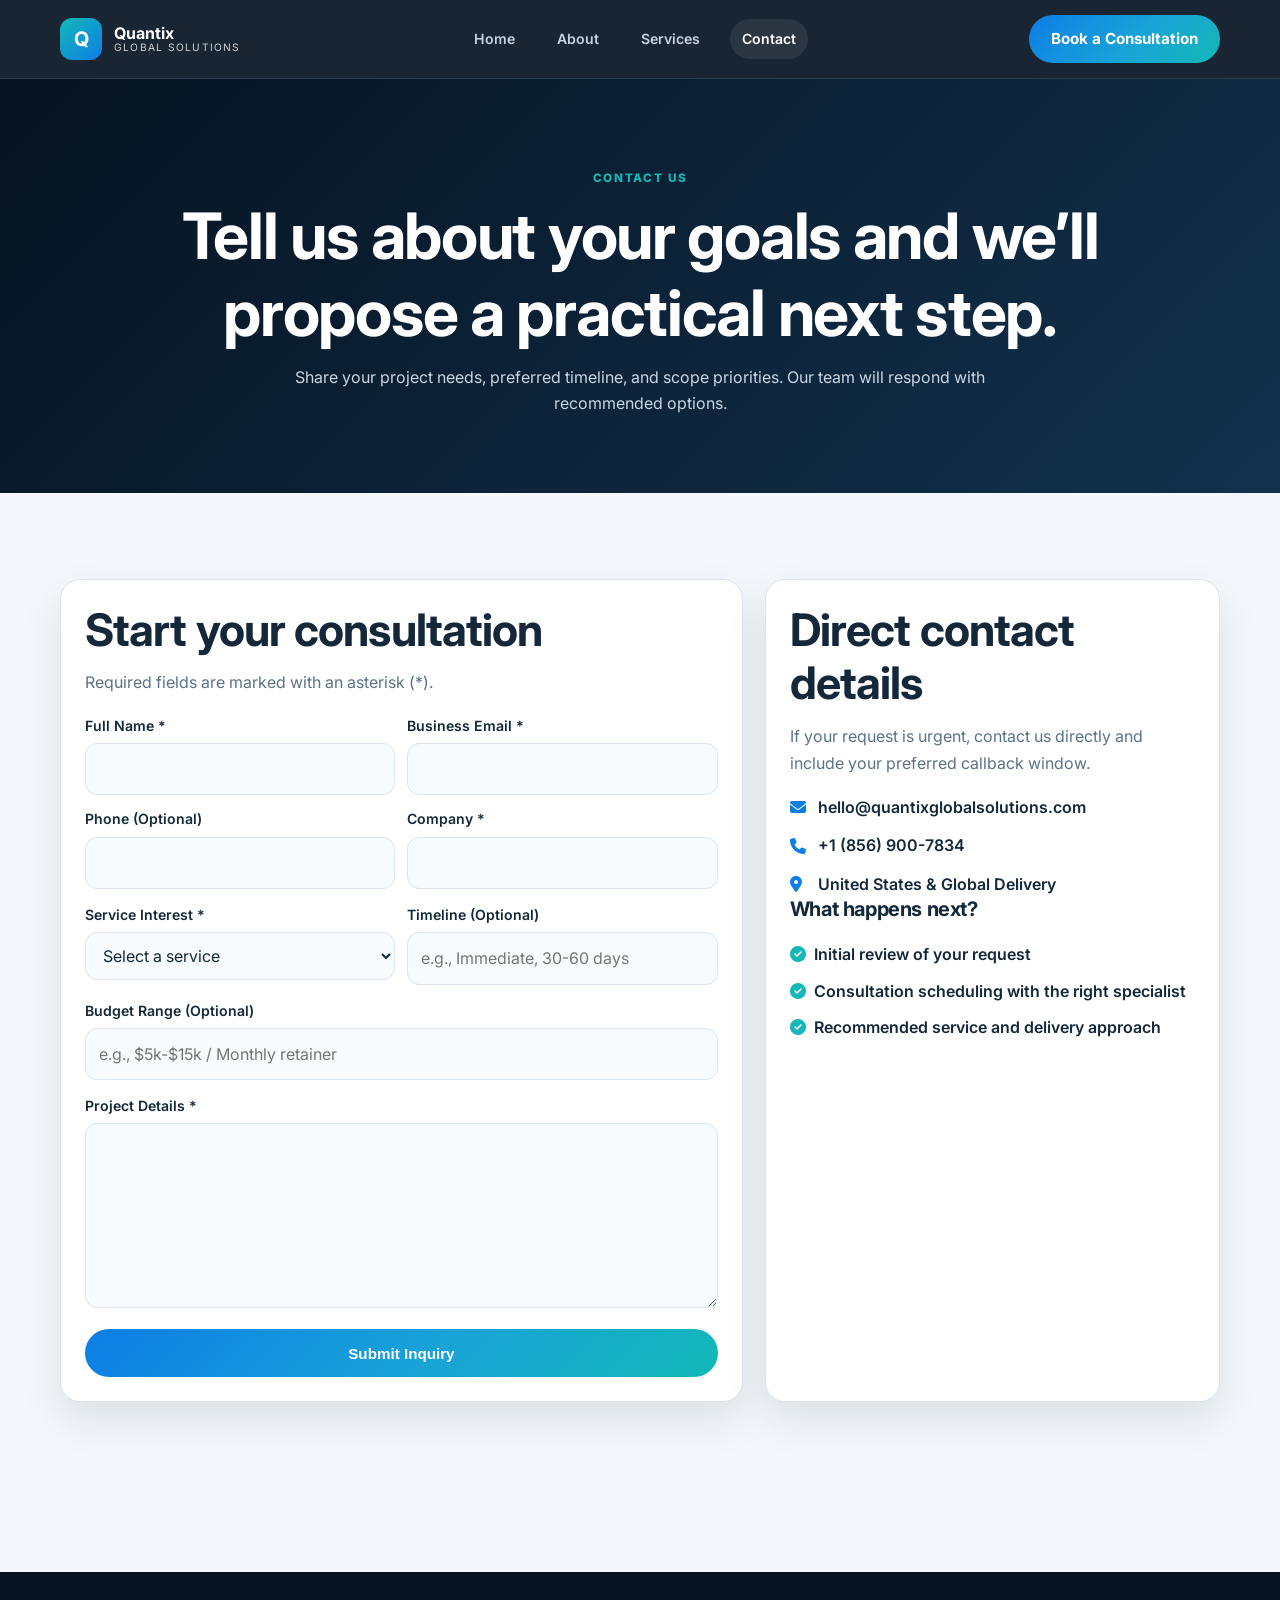
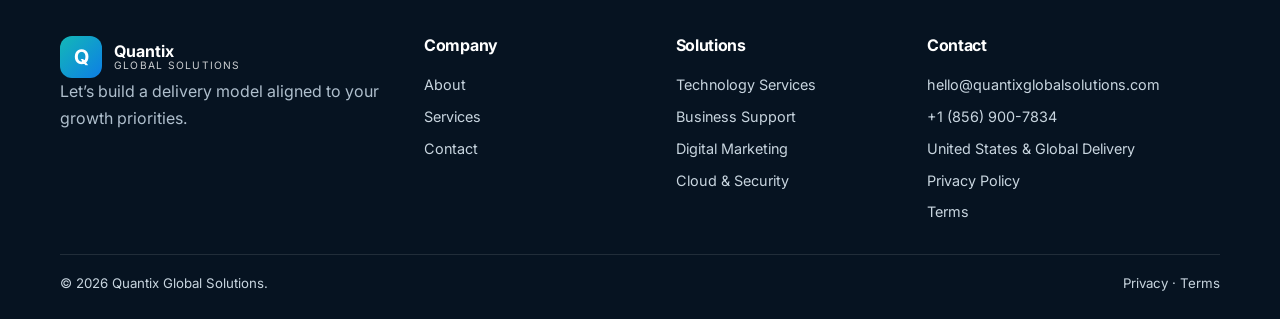
<file: contact.html>
<!doctype html>
<html lang="en">
<head>
  <meta charset="utf-8"><meta name="viewport" content="width=device-width, initial-scale=1">
  <title>Contact Quantix Global Solutions | Book a Consultation</title>
  <meta name="description" content="Contact Quantix Global Solutions for technology services, BPO support, digital marketing, cloud, and cybersecurity solutions.">
  <link rel="canonical" href="https://www.quantixglobalsolutions.com/contact.html">
  <meta property="og:title" content="Contact Quantix Global Solutions">
  <meta property="og:description" content="Book a consultation and discuss your technology, operations, and growth goals.">
  <meta property="og:type" content="website"><meta property="og:url" content="https://www.quantixglobalsolutions.com/contact.html">
  <link rel="preconnect" href="https://fonts.googleapis.com"><link rel="preconnect" href="https://fonts.gstatic.com" crossorigin>
  <link href="https://fonts.googleapis.com/css2?family=Inter:wght@400;500;600;700;800&display=swap" rel="stylesheet">
  <link rel="stylesheet" href="https://cdnjs.cloudflare.com/ajax/libs/font-awesome/6.5.2/css/all.min.css" crossorigin="anonymous" referrerpolicy="no-referrer">
  <link rel="stylesheet" href="style.css">
</head>
<body>
<header class="header"><div class="container nav"><a class="brand" href="index.html"><b>Q</b><span><strong>Quantix</strong><small>Global Solutions</small></span></a><button class="menu-toggle" aria-label="Toggle navigation" aria-expanded="false"><i></i><i></i><i></i></button><nav class="nav-links"><a href="index.html">Home</a><a href="about.html">About</a><a href="services.html">Services</a><a class="active" href="contact.html">Contact</a></nav><a class="btn btn-primary nav-cta" href="contact.html">Book a Consultation</a></div></header>
<main>
  <section class="page-hero center"><div class="container"><span class="eyebrow">Contact Us</span><h1>Tell us about your goals and we’ll propose a practical next step.</h1><p>Share your project needs, preferred timeline, and scope priorities. Our team will respond with recommended options.</p></div></section>

  <section class="section">
    <div class="container contact-layout">
      <div class="form-card reveal">
        <h2>Start your consultation</h2>
        <p>Required fields are marked with an asterisk (*).</p>
        <div id="formNotice" class="notice" role="status" aria-live="polite"></div>
        <form id="contactForm" action="contact-form.php" method="post" novalidate>
          <div class="form-grid">
            <div><label for="name">Full Name *</label><input id="name" name="name" type="text" required></div>
            <div><label for="email">Business Email *</label><input id="email" name="email" type="email" required></div>
            <div><label for="phone">Phone (Optional)</label><input id="phone" name="phone" type="tel"></div>
            <div><label for="company">Company *</label><input id="company" name="company" type="text" required></div>
          </div>
          <div class="form-grid">
            <div><label for="service">Service Interest *</label><select id="service" name="service" required><option value="">Select a service</option><option>Technology Services</option><option>Business Support</option><option>Digital Marketing</option><option>Cloud &amp; Security</option><option>Managed IT Services</option><option>Dedicated Development Teams</option></select></div>
            <div><label for="timeline">Timeline (Optional)</label><input id="timeline" name="timeline" type="text" placeholder="e.g., Immediate, 30-60 days"></div>
          </div>
          <div><label for="budget">Budget Range (Optional)</label><input id="budget" name="budget" type="text" placeholder="e.g., $5k-$15k / Monthly retainer"></div>
          <div><label for="message">Project Details *</label><textarea id="message" name="message" rows="6" required></textarea></div>
          <button class="btn btn-primary" type="submit">Submit Inquiry</button>
        </form>
      </div>
      <aside class="info-card reveal">
        <h2>Direct contact details</h2>
        <p>If your request is urgent, contact us directly and include your preferred callback window.</p>
        <ul class="info-list">
          <li><i class="fa-solid fa-envelope"></i><a href="mailto:hello@quantixglobalsolutions.com">hello@quantixglobalsolutions.com</a></li>
          <li><i class="fa-solid fa-phone"></i><a href="tel:+18569007834">+1 (856) 900-7834</a></li>
          <li><i class="fa-solid fa-location-dot"></i><span>United States &amp; Global Delivery</span></li>
        </ul>
        <h3>What happens next?</h3>
        <ul class="checklist"><li><i class="fa-solid fa-circle-check"></i>Initial review of your request</li><li><i class="fa-solid fa-circle-check"></i>Consultation scheduling with the right specialist</li><li><i class="fa-solid fa-circle-check"></i>Recommended service and delivery approach</li></ul>
      </aside>
    </div>
  </section>
</main>
<footer><div class="container footer-grid"><div><a class="brand" href="index.html"><b>Q</b><span><strong>Quantix</strong><small>Global Solutions</small></span></a><p>Let’s build a delivery model aligned to your growth priorities.</p></div><div class="footer-links"><h4>Company</h4><a href="about.html">About</a><a href="services.html">Services</a><a href="contact.html">Contact</a></div><div class="footer-links"><h4>Solutions</h4><a href="technology-services.html">Technology Services</a><a href="business-support.html">Business Support</a><a href="digital-marketing.html">Digital Marketing</a><a href="cloud-security.html">Cloud &amp; Security</a></div><div class="footer-links"><h4>Contact</h4><a href="mailto:hello@quantixglobalsolutions.com">hello@quantixglobalsolutions.com</a><a href="tel:+18569007834">+1 (856) 900-7834</a><span>United States &amp; Global Delivery</span><a href="privacy-policy.html">Privacy Policy</a><a href="terms.html">Terms</a></div></div><div class="container legal"><span>© <span class="year"></span> Quantix Global Solutions.</span><span><a href="privacy-policy.html">Privacy</a> · <a href="terms.html">Terms</a></span></div></footer>
<script src="script.js"></script>
</body>
</html>
</file>
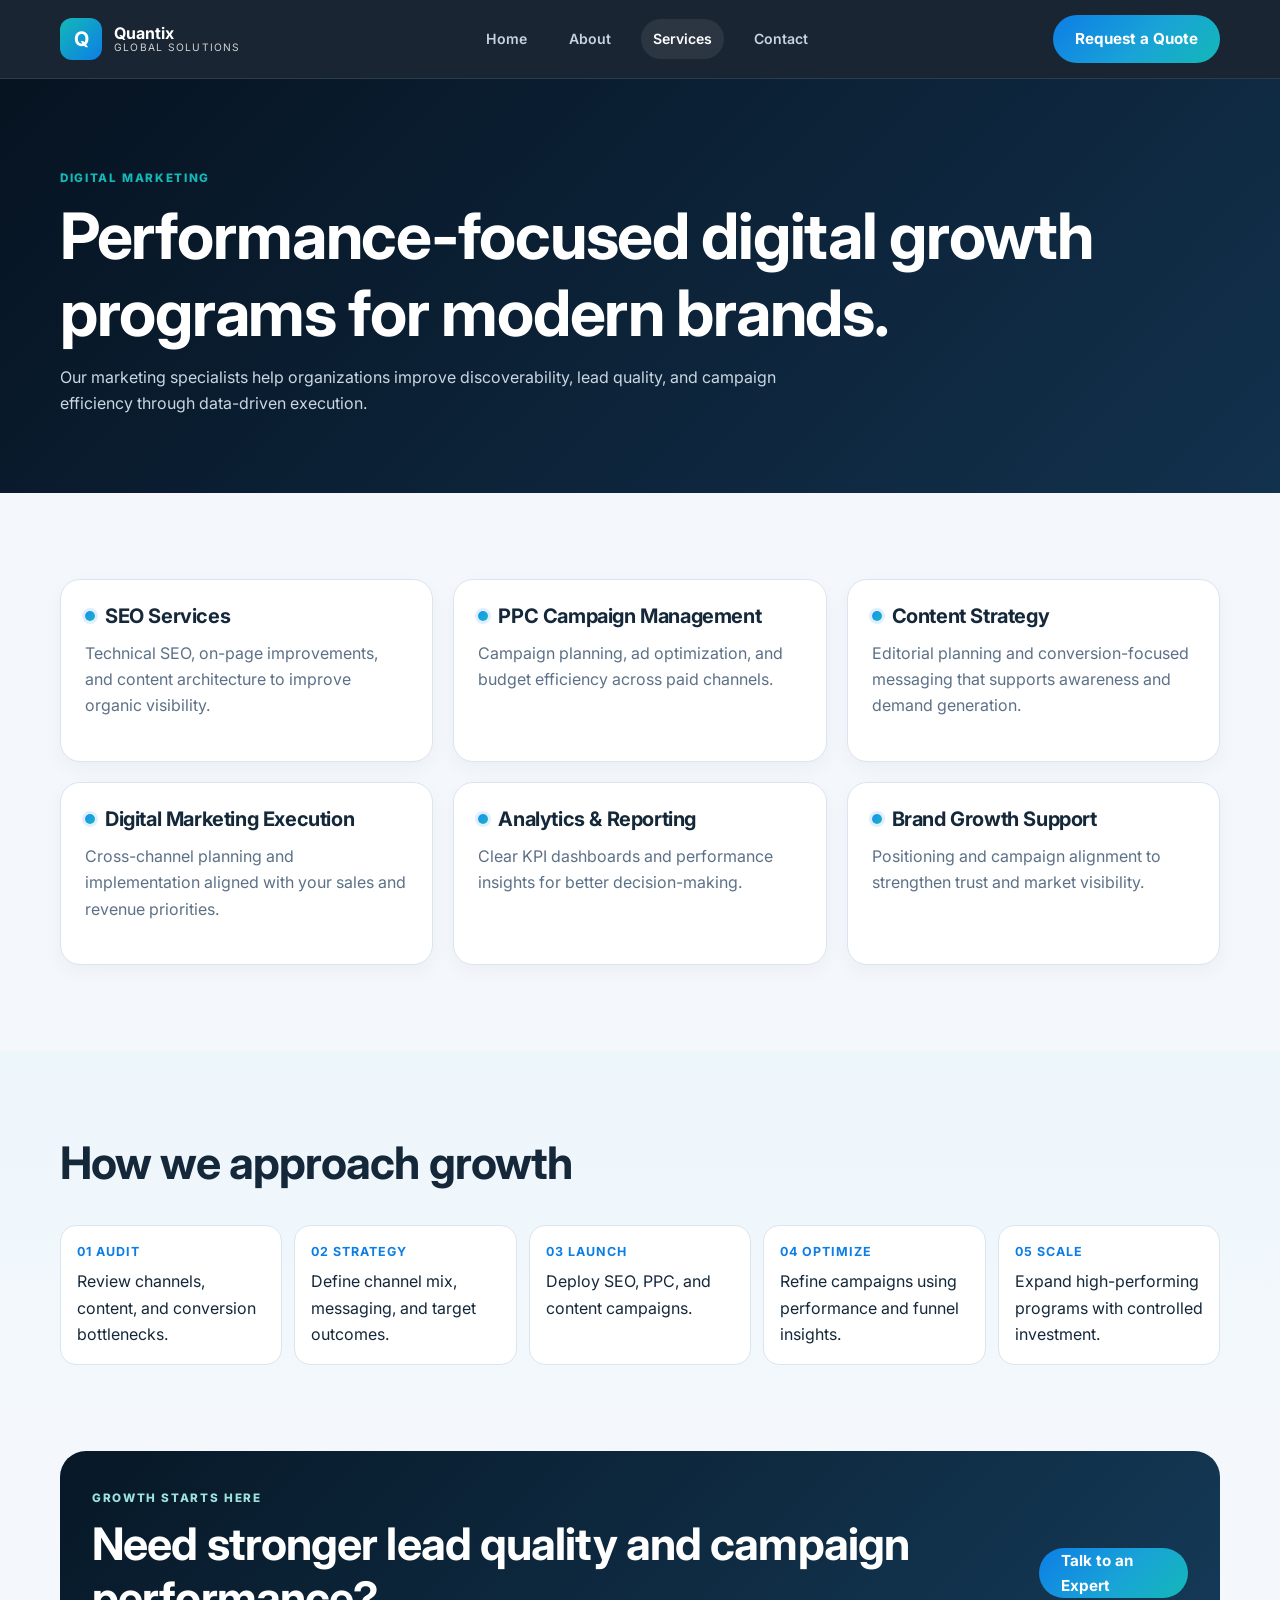
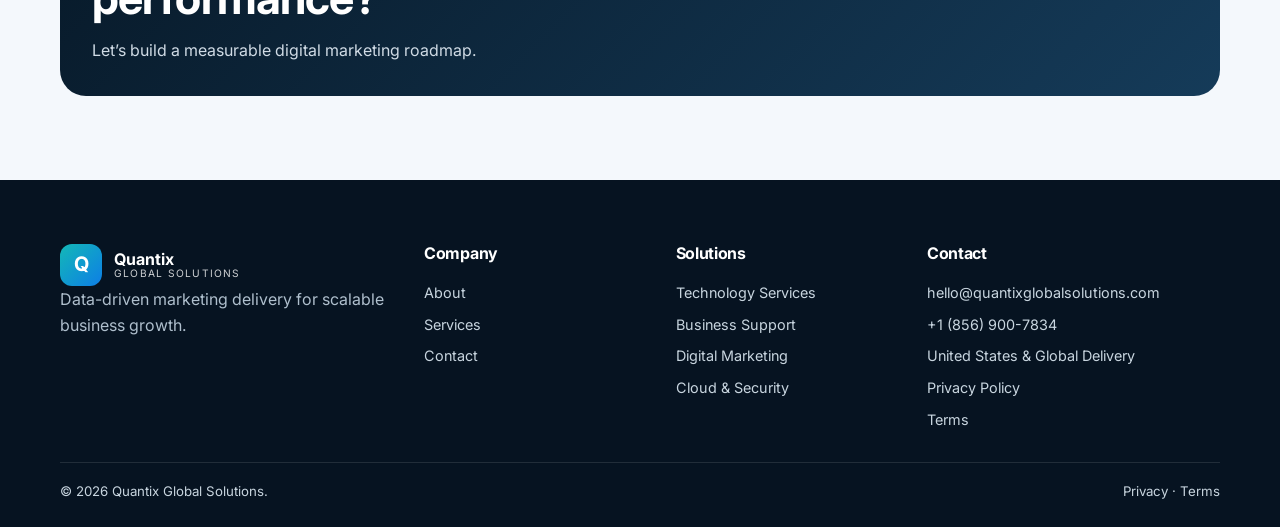
<file: digital-marketing.html>
<!doctype html>
<html lang="en">
<head>
  <meta charset="utf-8"><meta name="viewport" content="width=device-width, initial-scale=1">
  <title>Digital Marketing Services | Quantix Global Solutions</title>
  <meta name="description" content="Digital marketing services from Quantix including SEO, PPC campaign management, content strategy, analytics, and brand growth support.">
  <link rel="canonical" href="https://www.quantixglobalsolutions.com/digital-marketing.html">
  <meta property="og:title" content="Digital Marketing Services | Quantix Global Solutions">
  <meta property="og:description" content="SEO, PPC, content, and performance-driven digital marketing for sustainable growth.">
  <meta property="og:type" content="website"><meta property="og:url" content="https://www.quantixglobalsolutions.com/digital-marketing.html">
  <link rel="preconnect" href="https://fonts.googleapis.com"><link rel="preconnect" href="https://fonts.gstatic.com" crossorigin>
  <link href="https://fonts.googleapis.com/css2?family=Inter:wght@400;500;600;700;800&display=swap" rel="stylesheet">
  <link rel="stylesheet" href="https://cdnjs.cloudflare.com/ajax/libs/font-awesome/6.5.2/css/all.min.css" crossorigin="anonymous" referrerpolicy="no-referrer">
  <link rel="stylesheet" href="style.css">
</head>
<body>
<header class="header"><div class="container nav"><a class="brand" href="index.html"><b>Q</b><span><strong>Quantix</strong><small>Global Solutions</small></span></a><button class="menu-toggle" aria-label="Toggle navigation" aria-expanded="false"><i></i><i></i><i></i></button><nav class="nav-links"><a href="index.html">Home</a><a href="about.html">About</a><a href="services.html" class="active">Services</a><a href="contact.html">Contact</a></nav><a class="btn btn-primary nav-cta" href="contact.html">Request a Quote</a></div></header>
<main>
  <section class="page-hero"><div class="container"><span class="eyebrow">Digital Marketing</span><h1>Performance-focused digital growth programs for modern brands.</h1><p>Our marketing specialists help organizations improve discoverability, lead quality, and campaign efficiency through data-driven execution.</p></div></section>

  <section class="section"><div class="container"><div class="grid grid-3"><article class="card reveal"><h3>SEO Services</h3><p>Technical SEO, on-page improvements, and content architecture to improve organic visibility.</p></article><article class="card reveal"><h3>PPC Campaign Management</h3><p>Campaign planning, ad optimization, and budget efficiency across paid channels.</p></article><article class="card reveal"><h3>Content Strategy</h3><p>Editorial planning and conversion-focused messaging that supports awareness and demand generation.</p></article><article class="card reveal"><h3>Digital Marketing Execution</h3><p>Cross-channel planning and implementation aligned with your sales and revenue priorities.</p></article><article class="card reveal"><h3>Analytics &amp; Reporting</h3><p>Clear KPI dashboards and performance insights for better decision-making.</p></article><article class="card reveal"><h3>Brand Growth Support</h3><p>Positioning and campaign alignment to strengthen trust and market visibility.</p></article></div></div></section>

  <section class="section soft"><div class="container"><div class="section-title reveal"><h2>How we approach growth</h2></div><ol class="process-list reveal"><li><strong>01 Audit</strong>Review channels, content, and conversion bottlenecks.</li><li><strong>02 Strategy</strong>Define channel mix, messaging, and target outcomes.</li><li><strong>03 Launch</strong>Deploy SEO, PPC, and content campaigns.</li><li><strong>04 Optimize</strong>Refine campaigns using performance and funnel insights.</li><li><strong>05 Scale</strong>Expand high-performing programs with controlled investment.</li></ol></div></section>

  <section class="container"><div class="cta-band reveal"><div><span class="eyebrow">Growth starts here</span><h2>Need stronger lead quality and campaign performance?</h2><p>Let’s build a measurable digital marketing roadmap.</p></div><a class="btn btn-primary" href="contact.html">Talk to an Expert</a></div></section>
</main>
<footer><div class="container footer-grid"><div><a class="brand" href="index.html"><b>Q</b><span><strong>Quantix</strong><small>Global Solutions</small></span></a><p>Data-driven marketing delivery for scalable business growth.</p></div><div class="footer-links"><h4>Company</h4><a href="about.html">About</a><a href="services.html">Services</a><a href="contact.html">Contact</a></div><div class="footer-links"><h4>Solutions</h4><a href="technology-services.html">Technology Services</a><a href="business-support.html">Business Support</a><a href="digital-marketing.html">Digital Marketing</a><a href="cloud-security.html">Cloud &amp; Security</a></div><div class="footer-links"><h4>Contact</h4><a href="mailto:hello@quantixglobalsolutions.com">hello@quantixglobalsolutions.com</a><a href="tel:+18569007834">+1 (856) 900-7834</a><span>United States &amp; Global Delivery</span><a href="privacy-policy.html">Privacy Policy</a><a href="terms.html">Terms</a></div></div><div class="container legal"><span>© <span class="year"></span> Quantix Global Solutions.</span><span><a href="privacy-policy.html">Privacy</a> · <a href="terms.html">Terms</a></span></div></footer>
<script src="script.js"></script>
</body>
</html>
</file>
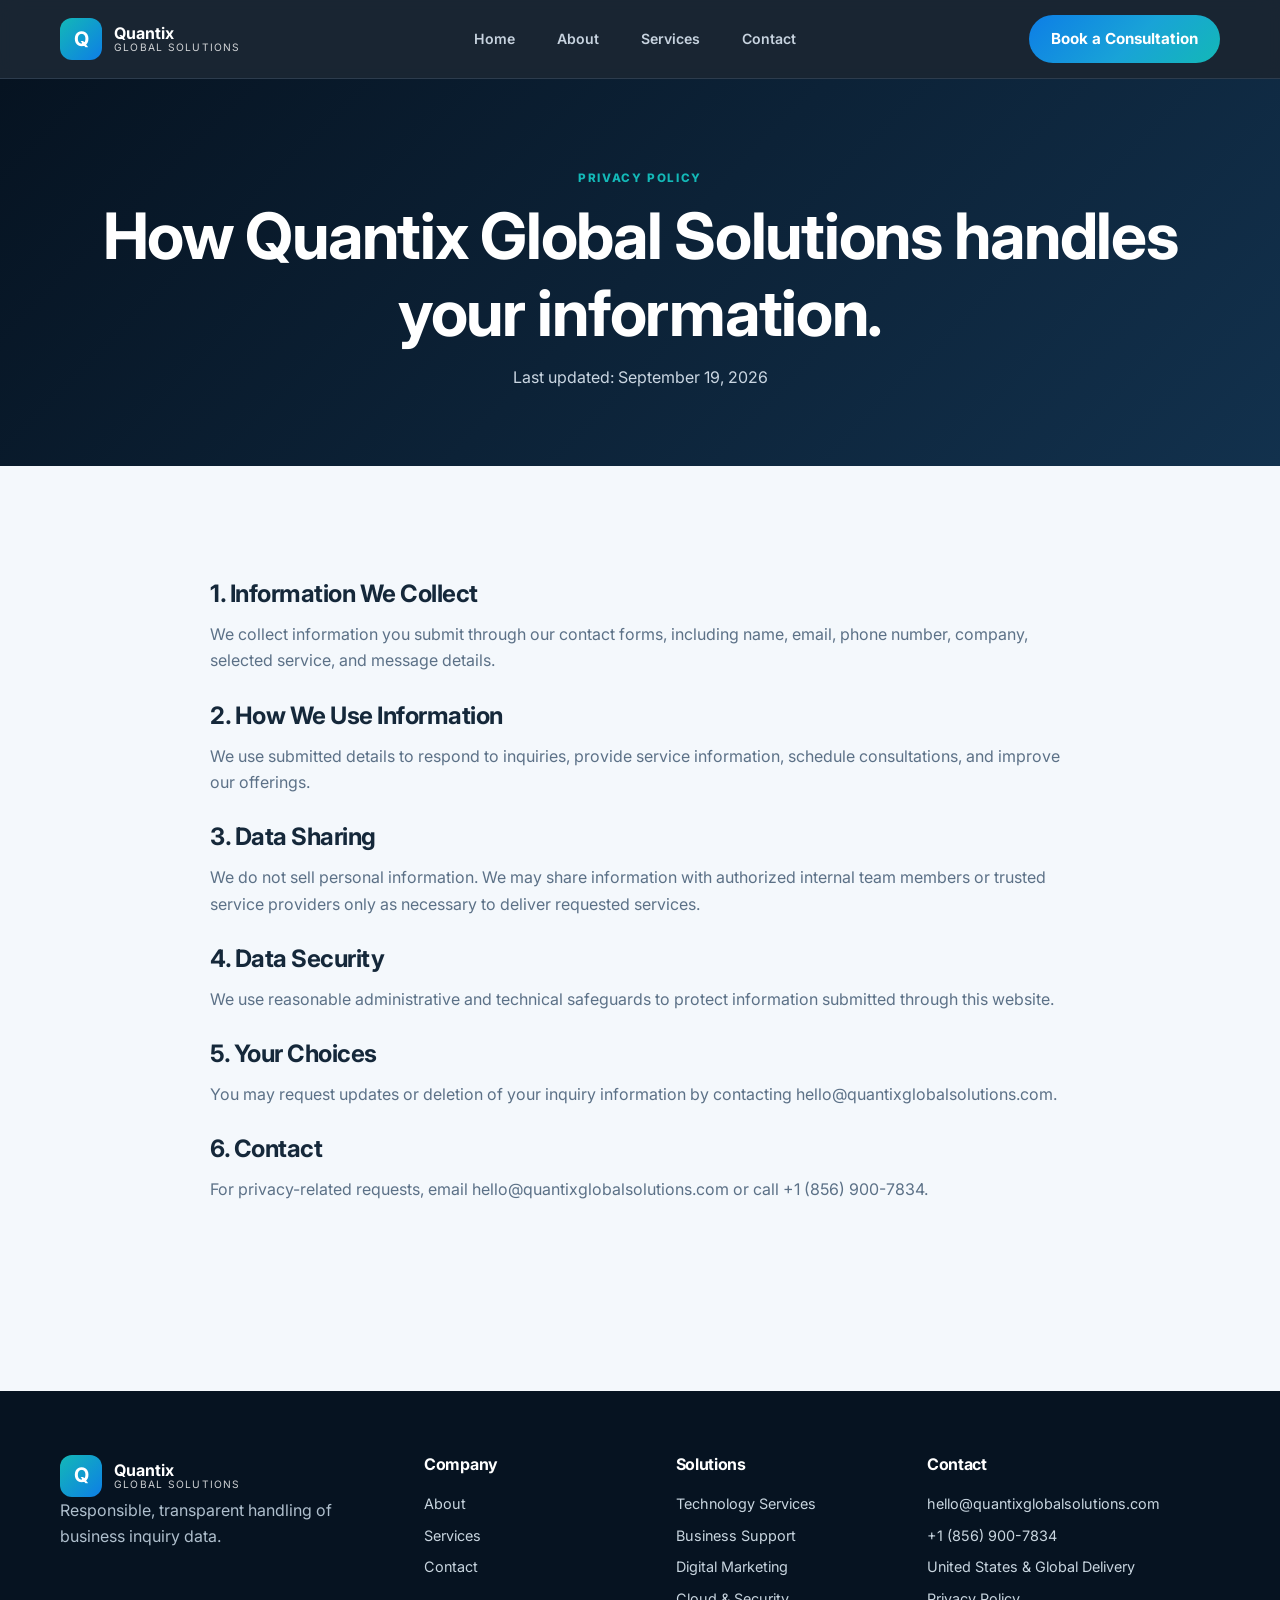
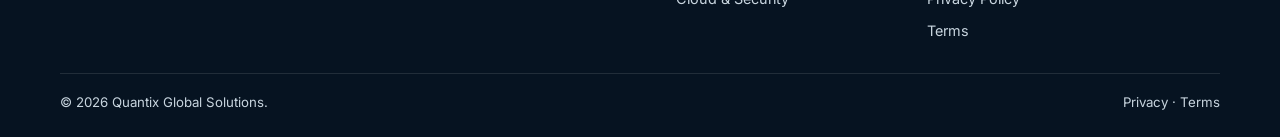
<file: privacy-policy.html>
<!doctype html>
<html lang="en">
<head>
  <meta charset="utf-8"><meta name="viewport" content="width=device-width, initial-scale=1">
  <title>Privacy Policy | Quantix Global Solutions</title>
  <meta name="description" content="Review the Privacy Policy for Quantix Global Solutions and how we handle contact and inquiry information.">
  <link rel="canonical" href="https://www.quantixglobalsolutions.com/privacy-policy.html">
  <meta property="og:title" content="Privacy Policy | Quantix Global Solutions">
  <meta property="og:description" content="Learn how Quantix Global Solutions handles website inquiries and data responsibly.">
  <meta property="og:type" content="website"><meta property="og:url" content="https://www.quantixglobalsolutions.com/privacy-policy.html">
  <link rel="preconnect" href="https://fonts.googleapis.com"><link rel="preconnect" href="https://fonts.gstatic.com" crossorigin>
  <link href="https://fonts.googleapis.com/css2?family=Inter:wght@400;500;600;700;800&display=swap" rel="stylesheet">
  <link rel="stylesheet" href="https://cdnjs.cloudflare.com/ajax/libs/font-awesome/6.5.2/css/all.min.css" crossorigin="anonymous" referrerpolicy="no-referrer">
  <link rel="stylesheet" href="style.css">
</head>
<body>
<header class="header"><div class="container nav"><a class="brand" href="index.html"><b>Q</b><span><strong>Quantix</strong><small>Global Solutions</small></span></a><button class="menu-toggle" aria-label="Toggle navigation" aria-expanded="false"><i></i><i></i><i></i></button><nav class="nav-links"><a href="index.html">Home</a><a href="about.html">About</a><a href="services.html">Services</a><a href="contact.html">Contact</a></nav><a class="btn btn-primary nav-cta" href="contact.html">Book a Consultation</a></div></header>
<main>
  <section class="page-hero center"><div class="container"><span class="eyebrow">Privacy Policy</span><h1>How Quantix Global Solutions handles your information.</h1><p>Last updated: September 19, 2026</p></div></section>
  <section class="section"><div class="container prose reveal"><h2>1. Information We Collect</h2><p>We collect information you submit through our contact forms, including name, email, phone number, company, selected service, and message details.</p><h2>2. How We Use Information</h2><p>We use submitted details to respond to inquiries, provide service information, schedule consultations, and improve our offerings.</p><h2>3. Data Sharing</h2><p>We do not sell personal information. We may share information with authorized internal team members or trusted service providers only as necessary to deliver requested services.</p><h2>4. Data Security</h2><p>We use reasonable administrative and technical safeguards to protect information submitted through this website.</p><h2>5. Your Choices</h2><p>You may request updates or deletion of your inquiry information by contacting <a href="mailto:hello@quantixglobalsolutions.com">hello@quantixglobalsolutions.com</a>.</p><h2>6. Contact</h2><p>For privacy-related requests, email <a href="mailto:hello@quantixglobalsolutions.com">hello@quantixglobalsolutions.com</a> or call <a href="tel:+18569007834">+1 (856) 900-7834</a>.</p></div></section>
</main>
<footer><div class="container footer-grid"><div><a class="brand" href="index.html"><b>Q</b><span><strong>Quantix</strong><small>Global Solutions</small></span></a><p>Responsible, transparent handling of business inquiry data.</p></div><div class="footer-links"><h4>Company</h4><a href="about.html">About</a><a href="services.html">Services</a><a href="contact.html">Contact</a></div><div class="footer-links"><h4>Solutions</h4><a href="technology-services.html">Technology Services</a><a href="business-support.html">Business Support</a><a href="digital-marketing.html">Digital Marketing</a><a href="cloud-security.html">Cloud &amp; Security</a></div><div class="footer-links"><h4>Contact</h4><a href="mailto:hello@quantixglobalsolutions.com">hello@quantixglobalsolutions.com</a><a href="tel:+18569007834">+1 (856) 900-7834</a><span>United States &amp; Global Delivery</span><a href="privacy-policy.html">Privacy Policy</a><a href="terms.html">Terms</a></div></div><div class="container legal"><span>© <span class="year"></span> Quantix Global Solutions.</span><span><a href="privacy-policy.html">Privacy</a> · <a href="terms.html">Terms</a></span></div></footer>
<script src="script.js"></script>
</body>
</html>
</file>
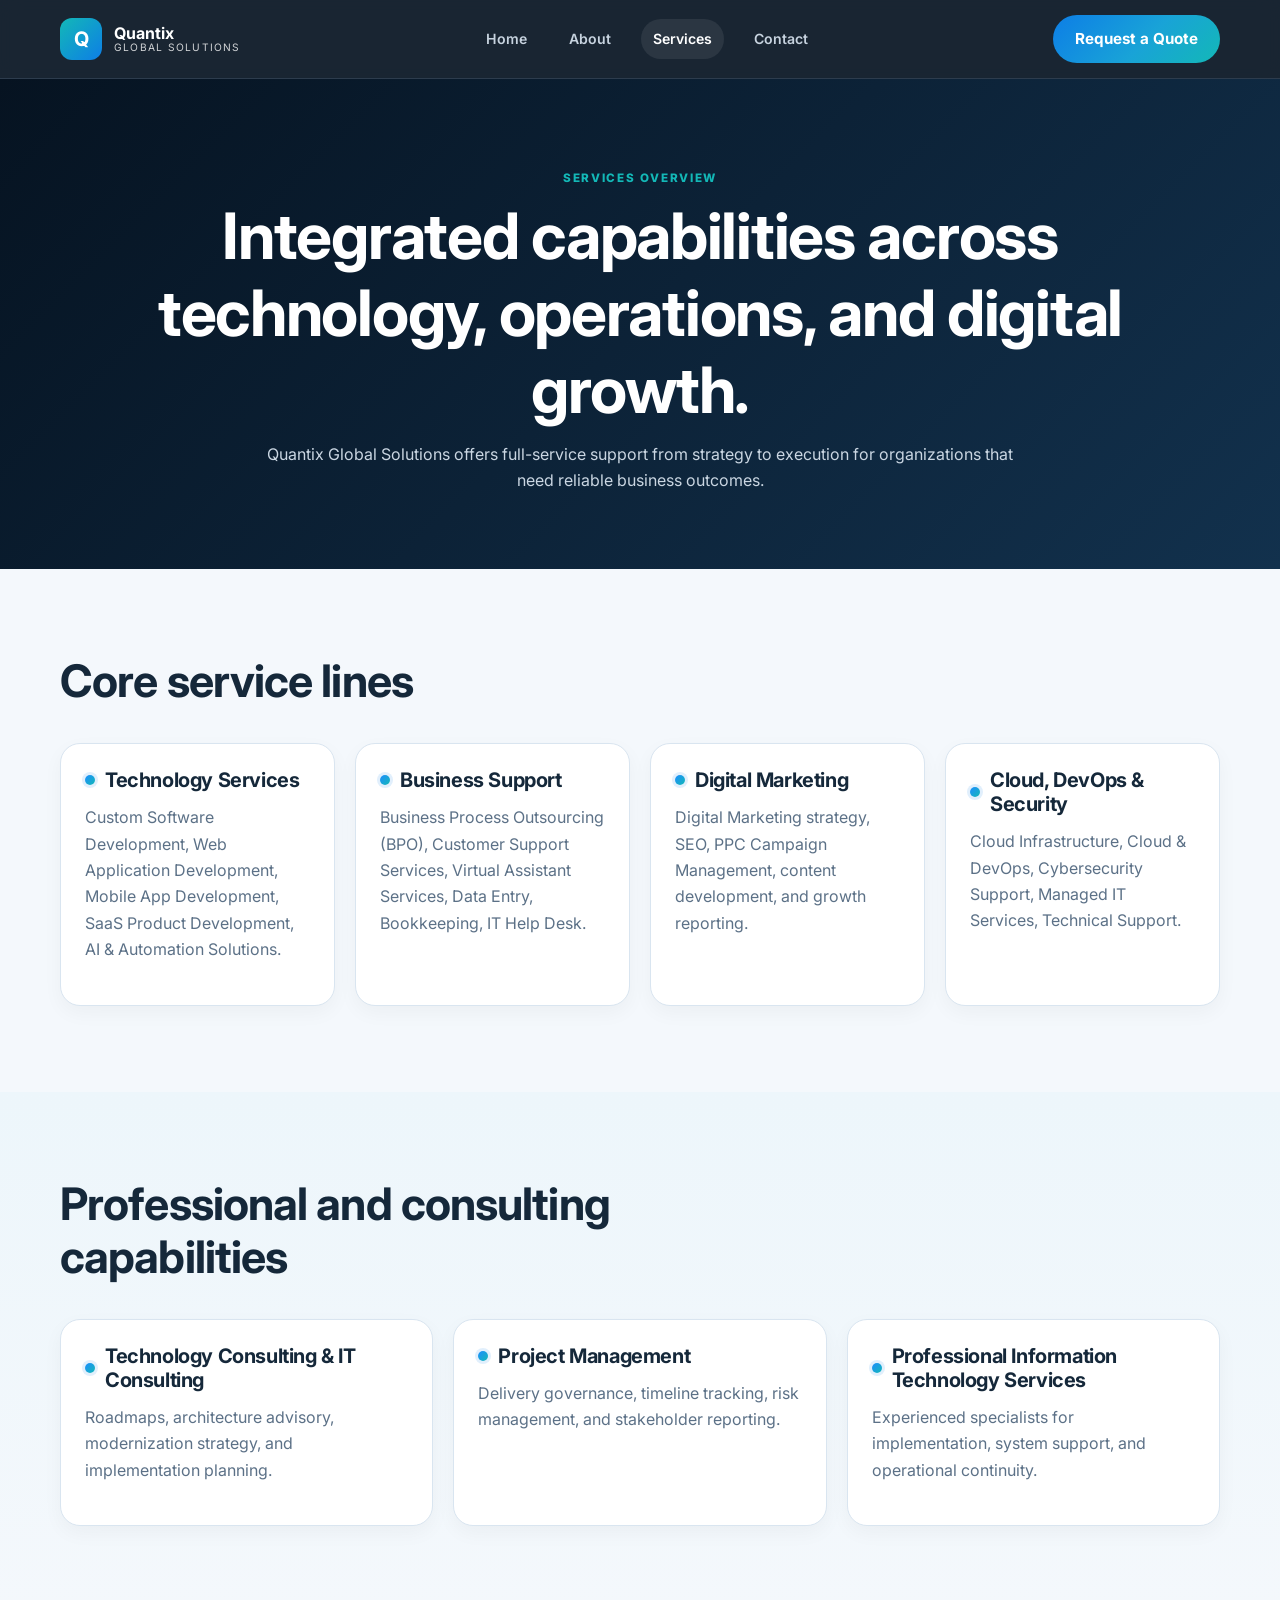
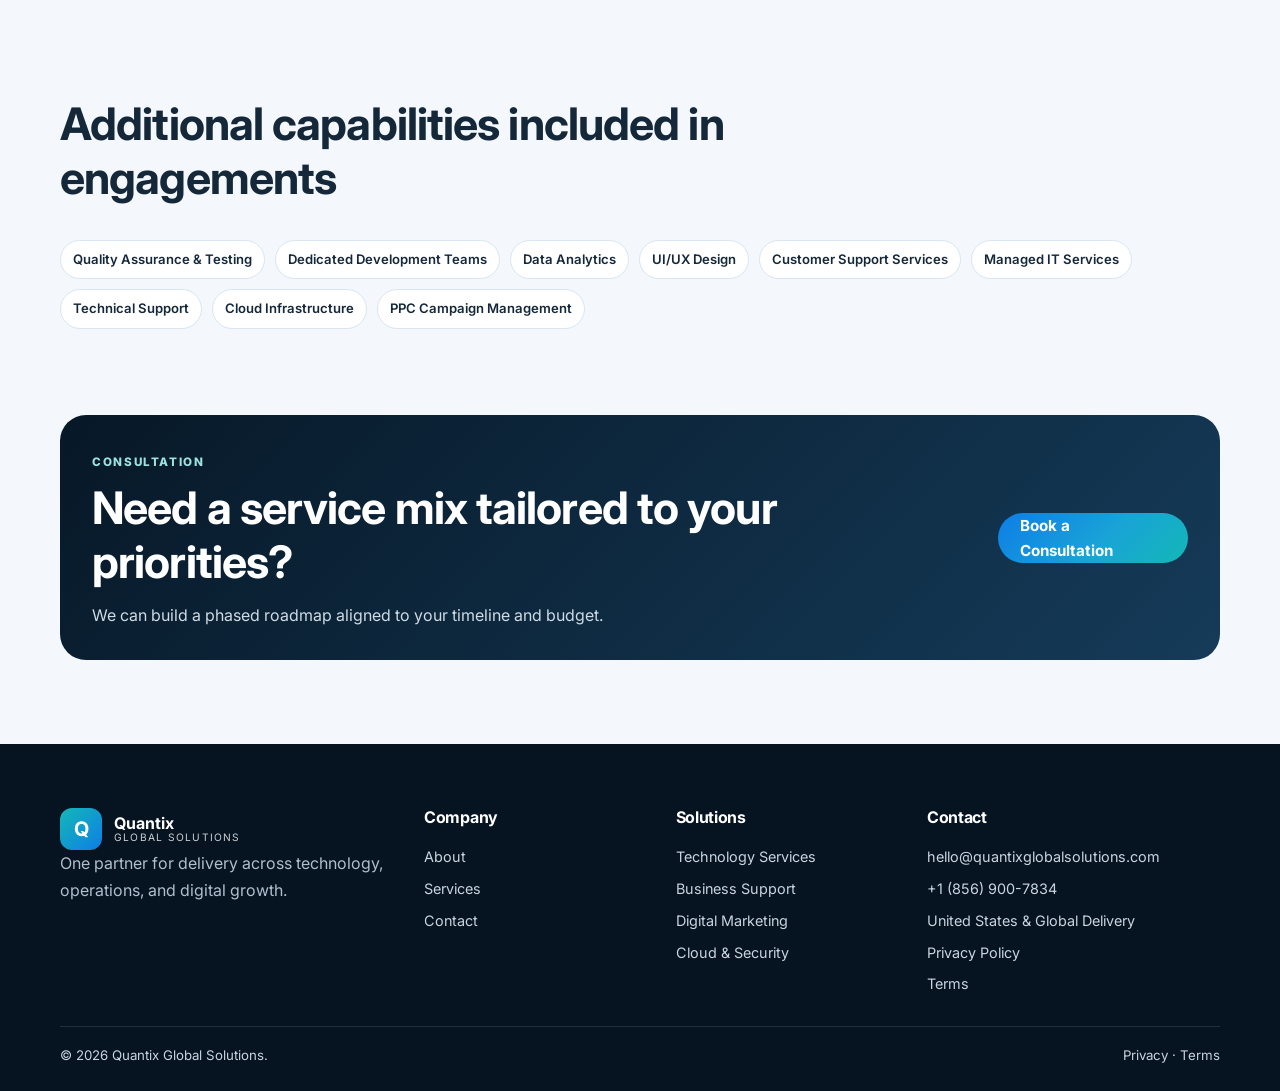
<file: services.html>
<!doctype html>
<html lang="en">
<head>
  <meta charset="utf-8">
  <meta name="viewport" content="width=device-width, initial-scale=1">
  <title>Services | Quantix Global Solutions</title>
  <meta name="description" content="Explore Quantix Global Solutions services across software engineering, BPO, customer support, digital marketing, cloud, DevOps, cybersecurity, and managed IT.">
  <link rel="canonical" href="https://www.quantixglobalsolutions.com/services.html">
  <meta property="og:title" content="Services | Quantix Global Solutions">
  <meta property="og:description" content="Comprehensive technology, business support, and digital growth services for modern enterprises.">
  <meta property="og:type" content="website">
  <meta property="og:url" content="https://www.quantixglobalsolutions.com/services.html">
  <link rel="preconnect" href="https://fonts.googleapis.com">
  <link rel="preconnect" href="https://fonts.gstatic.com" crossorigin>
  <link href="https://fonts.googleapis.com/css2?family=Inter:wght@400;500;600;700;800&display=swap" rel="stylesheet">
  <link rel="stylesheet" href="https://cdnjs.cloudflare.com/ajax/libs/font-awesome/6.5.2/css/all.min.css" crossorigin="anonymous" referrerpolicy="no-referrer">
  <link rel="stylesheet" href="style.css">
</head>
<body>
<header class="header"><div class="container nav"><a class="brand" href="index.html"><b>Q</b><span><strong>Quantix</strong><small>Global Solutions</small></span></a><button class="menu-toggle" aria-label="Toggle navigation" aria-expanded="false"><i></i><i></i><i></i></button><nav class="nav-links"><a href="index.html">Home</a><a href="about.html">About</a><a class="active" href="services.html">Services</a><a href="contact.html">Contact</a></nav><a class="btn btn-primary nav-cta" href="contact.html">Request a Quote</a></div></header>
<main>
  <section class="page-hero center"><div class="container"><span class="eyebrow">Services Overview</span><h1>Integrated capabilities across technology, operations, and digital growth.</h1><p>Quantix Global Solutions offers full-service support from strategy to execution for organizations that need reliable business outcomes.</p></div></section>

  <section class="section"><div class="container"><div class="section-title reveal"><h2>Core service lines</h2></div><div class="grid grid-4"><a class="card reveal" href="technology-services.html"><h3>Technology Services</h3><p>Custom Software Development, Web Application Development, Mobile App Development, SaaS Product Development, AI &amp; Automation Solutions.</p></a><a class="card reveal" href="business-support.html"><h3>Business Support</h3><p>Business Process Outsourcing (BPO), Customer Support Services, Virtual Assistant Services, Data Entry, Bookkeeping, IT Help Desk.</p></a><a class="card reveal" href="digital-marketing.html"><h3>Digital Marketing</h3><p>Digital Marketing strategy, SEO, PPC Campaign Management, content development, and growth reporting.</p></a><a class="card reveal" href="cloud-security.html"><h3>Cloud, DevOps &amp; Security</h3><p>Cloud Infrastructure, Cloud &amp; DevOps, Cybersecurity Support, Managed IT Services, Technical Support.</p></a></div></div></section>

  <section class="section soft"><div class="container"><div class="section-title reveal"><h2>Professional and consulting capabilities</h2></div><div class="grid grid-3"><article class="card reveal"><h3>Technology Consulting &amp; IT Consulting</h3><p>Roadmaps, architecture advisory, modernization strategy, and implementation planning.</p></article><article class="card reveal"><h3>Project Management</h3><p>Delivery governance, timeline tracking, risk management, and stakeholder reporting.</p></article><article class="card reveal"><h3>Professional Information Technology Services</h3><p>Experienced specialists for implementation, system support, and operational continuity.</p></article></div></div></section>

  <section class="section"><div class="container"><div class="section-title reveal"><h2>Additional capabilities included in engagements</h2></div><ul class="pill-list reveal"><li>Quality Assurance &amp; Testing</li><li>Dedicated Development Teams</li><li>Data Analytics</li><li>UI/UX Design</li><li>Customer Support Services</li><li>Managed IT Services</li><li>Technical Support</li><li>Cloud Infrastructure</li><li>PPC Campaign Management</li></ul></div></section>

  <section class="container"><div class="cta-band reveal"><div><span class="eyebrow">Consultation</span><h2>Need a service mix tailored to your priorities?</h2><p>We can build a phased roadmap aligned to your timeline and budget.</p></div><a class="btn btn-primary" href="contact.html">Book a Consultation</a></div></section>
</main>
<footer><div class="container footer-grid"><div><a class="brand" href="index.html"><b>Q</b><span><strong>Quantix</strong><small>Global Solutions</small></span></a><p>One partner for delivery across technology, operations, and digital growth.</p></div><div class="footer-links"><h4>Company</h4><a href="about.html">About</a><a href="services.html">Services</a><a href="contact.html">Contact</a></div><div class="footer-links"><h4>Solutions</h4><a href="technology-services.html">Technology Services</a><a href="business-support.html">Business Support</a><a href="digital-marketing.html">Digital Marketing</a><a href="cloud-security.html">Cloud &amp; Security</a></div><div class="footer-links"><h4>Contact</h4><a href="mailto:hello@quantixglobalsolutions.com">hello@quantixglobalsolutions.com</a><a href="tel:+18569007834">+1 (856) 900-7834</a><span>United States &amp; Global Delivery</span><a href="privacy-policy.html">Privacy Policy</a><a href="terms.html">Terms</a></div></div><div class="container legal"><span>© <span class="year"></span> Quantix Global Solutions.</span><span><a href="privacy-policy.html">Privacy</a> · <a href="terms.html">Terms</a></span></div></footer>
<script src="script.js"></script>
</body>
</html>
</file>
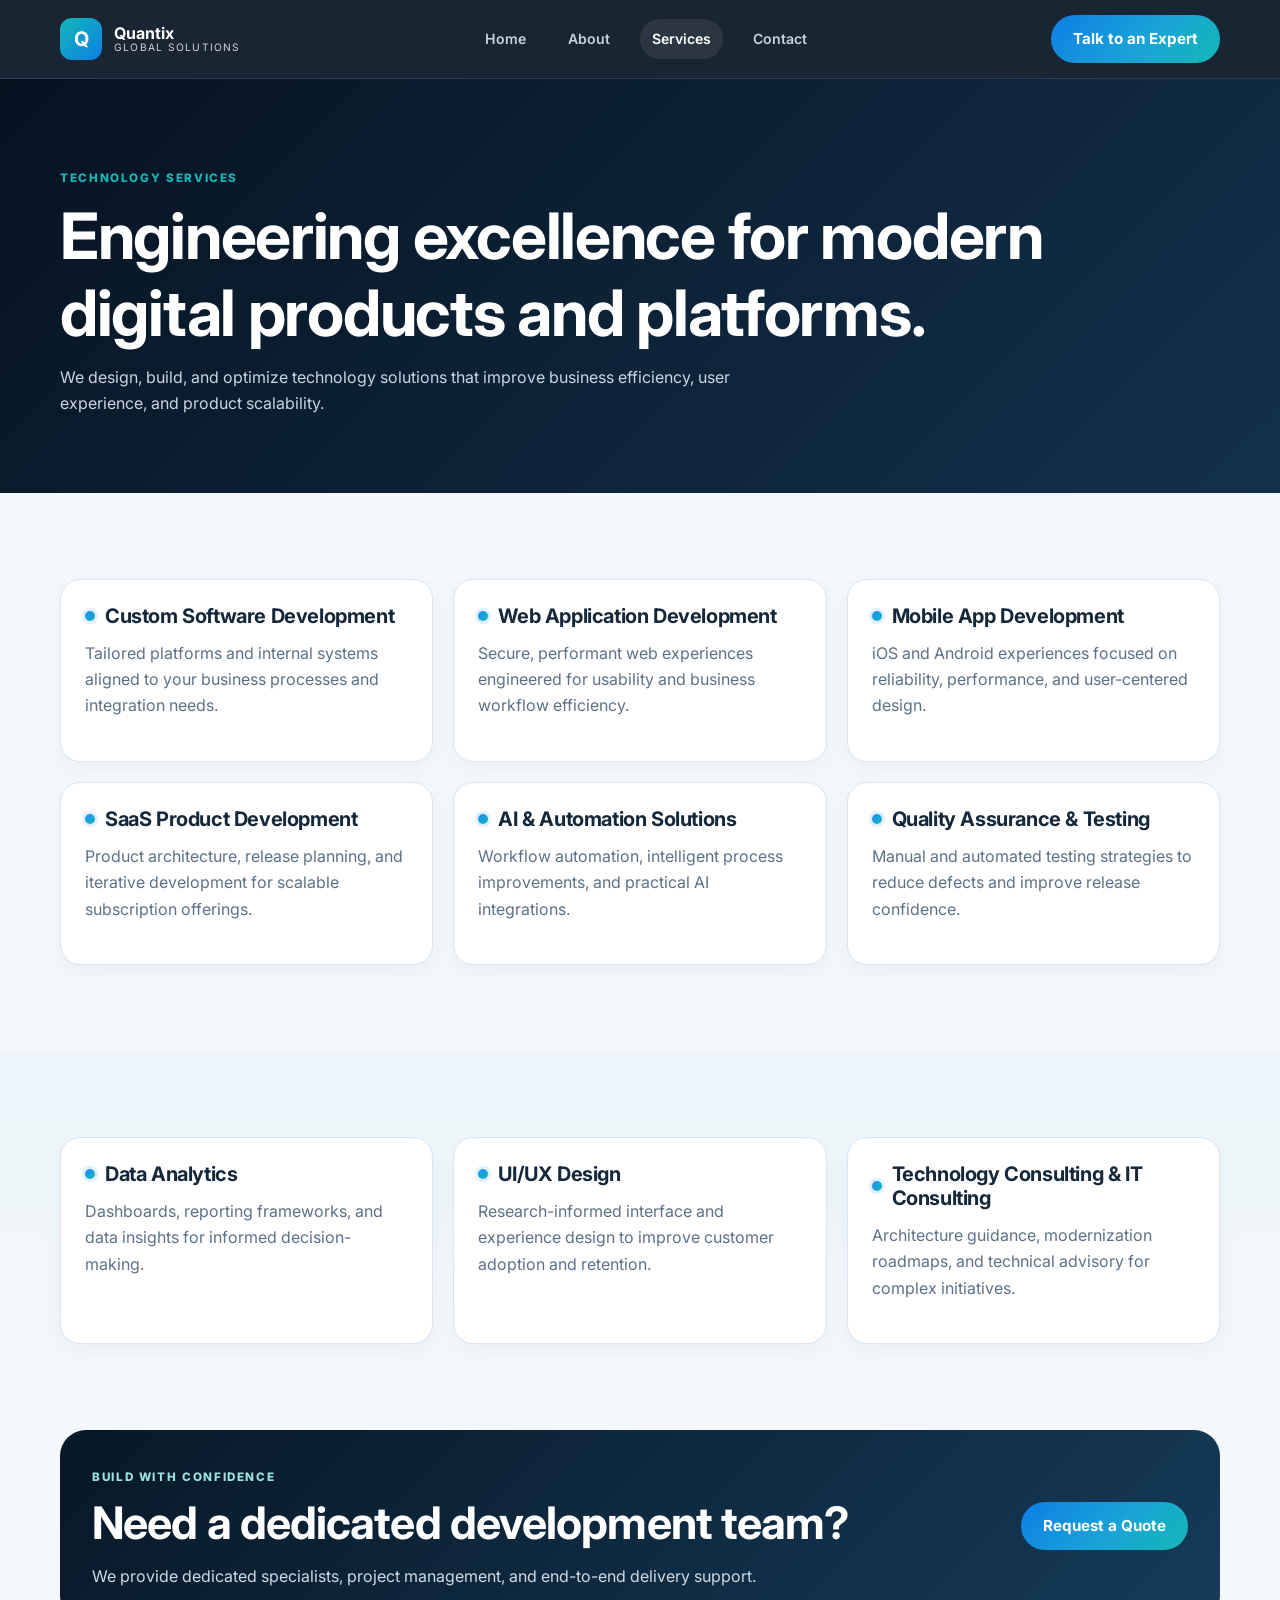
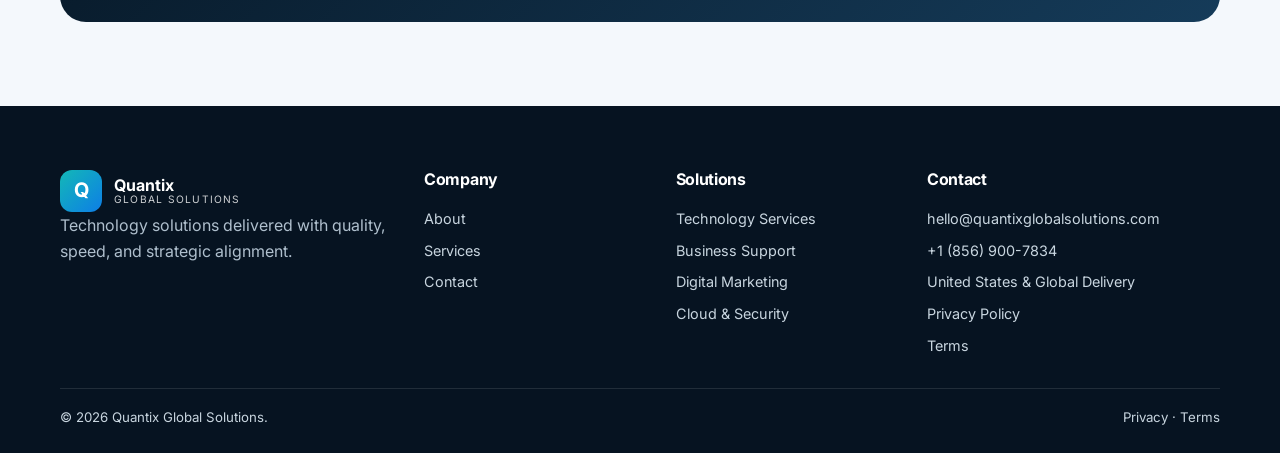
<file: technology-services.html>
<!doctype html>
<html lang="en">
<head>
  <meta charset="utf-8"><meta name="viewport" content="width=device-width, initial-scale=1">
  <title>Technology Services | Quantix Global Solutions</title>
  <meta name="description" content="Technology services by Quantix including custom software, web and mobile apps, SaaS, AI automation, QA testing, data analytics, UI/UX, and consulting.">
  <link rel="canonical" href="https://www.quantixglobalsolutions.com/technology-services.html">
  <meta property="og:title" content="Technology Services | Quantix Global Solutions">
  <meta property="og:description" content="Custom engineering and consulting services for enterprise digital transformation.">
  <meta property="og:type" content="website"><meta property="og:url" content="https://www.quantixglobalsolutions.com/technology-services.html">
  <link rel="preconnect" href="https://fonts.googleapis.com"><link rel="preconnect" href="https://fonts.gstatic.com" crossorigin>
  <link href="https://fonts.googleapis.com/css2?family=Inter:wght@400;500;600;700;800&display=swap" rel="stylesheet">
  <link rel="stylesheet" href="https://cdnjs.cloudflare.com/ajax/libs/font-awesome/6.5.2/css/all.min.css" crossorigin="anonymous" referrerpolicy="no-referrer">
  <link rel="stylesheet" href="style.css">
</head>
<body>
<header class="header"><div class="container nav"><a class="brand" href="index.html"><b>Q</b><span><strong>Quantix</strong><small>Global Solutions</small></span></a><button class="menu-toggle" aria-label="Toggle navigation" aria-expanded="false"><i></i><i></i><i></i></button><nav class="nav-links"><a href="index.html">Home</a><a href="about.html">About</a><a href="services.html" class="active">Services</a><a href="contact.html">Contact</a></nav><a class="btn btn-primary nav-cta" href="contact.html">Talk to an Expert</a></div></header>
<main>
  <section class="page-hero"><div class="container"><span class="eyebrow">Technology Services</span><h1>Engineering excellence for modern digital products and platforms.</h1><p>We design, build, and optimize technology solutions that improve business efficiency, user experience, and product scalability.</p></div></section>
  <section class="section"><div class="container"><div class="grid grid-3"><article class="card reveal"><h3>Custom Software Development</h3><p>Tailored platforms and internal systems aligned to your business processes and integration needs.</p></article><article class="card reveal"><h3>Web Application Development</h3><p>Secure, performant web experiences engineered for usability and business workflow efficiency.</p></article><article class="card reveal"><h3>Mobile App Development</h3><p>iOS and Android experiences focused on reliability, performance, and user-centered design.</p></article><article class="card reveal"><h3>SaaS Product Development</h3><p>Product architecture, release planning, and iterative development for scalable subscription offerings.</p></article><article class="card reveal"><h3>AI &amp; Automation Solutions</h3><p>Workflow automation, intelligent process improvements, and practical AI integrations.</p></article><article class="card reveal"><h3>Quality Assurance &amp; Testing</h3><p>Manual and automated testing strategies to reduce defects and improve release confidence.</p></article></div></div></section>
  <section class="section soft"><div class="container"><div class="grid grid-3"><article class="card reveal"><h3>Data Analytics</h3><p>Dashboards, reporting frameworks, and data insights for informed decision-making.</p></article><article class="card reveal"><h3>UI/UX Design</h3><p>Research-informed interface and experience design to improve customer adoption and retention.</p></article><article class="card reveal"><h3>Technology Consulting &amp; IT Consulting</h3><p>Architecture guidance, modernization roadmaps, and technical advisory for complex initiatives.</p></article></div></div></section>
  <section class="container"><div class="cta-band reveal"><div><span class="eyebrow">Build with confidence</span><h2>Need a dedicated development team?</h2><p>We provide dedicated specialists, project management, and end-to-end delivery support.</p></div><a class="btn btn-primary" href="contact.html">Request a Quote</a></div></section>
</main>
<footer><div class="container footer-grid"><div><a class="brand" href="index.html"><b>Q</b><span><strong>Quantix</strong><small>Global Solutions</small></span></a><p>Technology solutions delivered with quality, speed, and strategic alignment.</p></div><div class="footer-links"><h4>Company</h4><a href="about.html">About</a><a href="services.html">Services</a><a href="contact.html">Contact</a></div><div class="footer-links"><h4>Solutions</h4><a href="technology-services.html">Technology Services</a><a href="business-support.html">Business Support</a><a href="digital-marketing.html">Digital Marketing</a><a href="cloud-security.html">Cloud &amp; Security</a></div><div class="footer-links"><h4>Contact</h4><a href="mailto:hello@quantixglobalsolutions.com">hello@quantixglobalsolutions.com</a><a href="tel:+18569007834">+1 (856) 900-7834</a><span>United States &amp; Global Delivery</span><a href="privacy-policy.html">Privacy Policy</a><a href="terms.html">Terms</a></div></div><div class="container legal"><span>© <span class="year"></span> Quantix Global Solutions.</span><span><a href="privacy-policy.html">Privacy</a> · <a href="terms.html">Terms</a></span></div></footer>
<script src="script.js"></script>
</body>
</html>
</file>
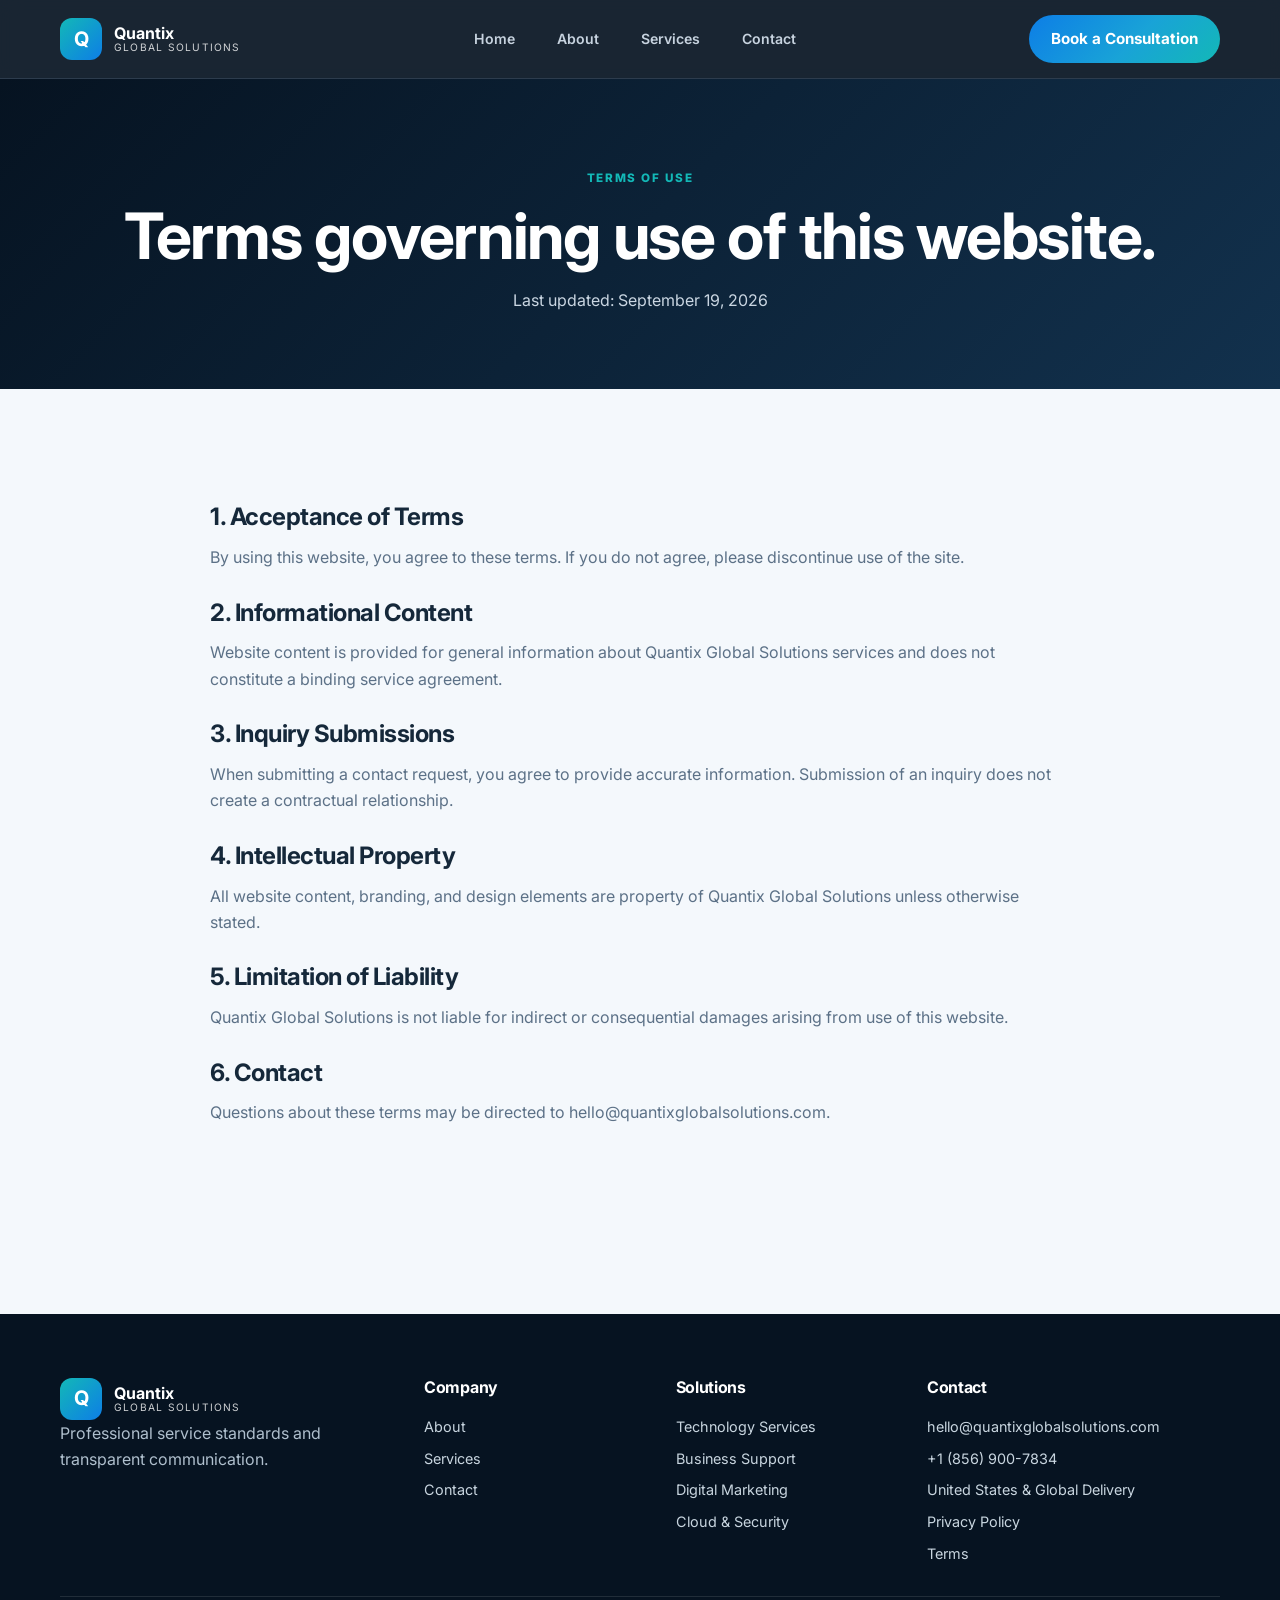
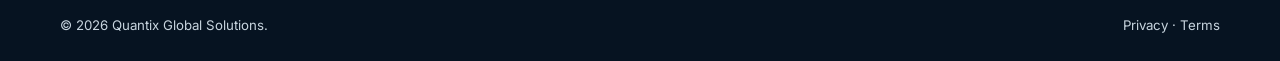
<file: terms.html>
<!doctype html>
<html lang="en">
<head>
  <meta charset="utf-8"><meta name="viewport" content="width=device-width, initial-scale=1">
  <title>Terms of Use | Quantix Global Solutions</title>
  <meta name="description" content="Review the Terms of Use for Quantix Global Solutions website and service inquiry interactions.">
  <link rel="canonical" href="https://www.quantixglobalsolutions.com/terms.html">
  <meta property="og:title" content="Terms of Use | Quantix Global Solutions">
  <meta property="og:description" content="Terms governing use of the Quantix Global Solutions website.">
  <meta property="og:type" content="website"><meta property="og:url" content="https://www.quantixglobalsolutions.com/terms.html">
  <link rel="preconnect" href="https://fonts.googleapis.com"><link rel="preconnect" href="https://fonts.gstatic.com" crossorigin>
  <link href="https://fonts.googleapis.com/css2?family=Inter:wght@400;500;600;700;800&display=swap" rel="stylesheet">
  <link rel="stylesheet" href="https://cdnjs.cloudflare.com/ajax/libs/font-awesome/6.5.2/css/all.min.css" crossorigin="anonymous" referrerpolicy="no-referrer">
  <link rel="stylesheet" href="style.css">
</head>
<body>
<header class="header"><div class="container nav"><a class="brand" href="index.html"><b>Q</b><span><strong>Quantix</strong><small>Global Solutions</small></span></a><button class="menu-toggle" aria-label="Toggle navigation" aria-expanded="false"><i></i><i></i><i></i></button><nav class="nav-links"><a href="index.html">Home</a><a href="about.html">About</a><a href="services.html">Services</a><a href="contact.html">Contact</a></nav><a class="btn btn-primary nav-cta" href="contact.html">Book a Consultation</a></div></header>
<main>
  <section class="page-hero center"><div class="container"><span class="eyebrow">Terms of Use</span><h1>Terms governing use of this website.</h1><p>Last updated: September 19, 2026</p></div></section>
  <section class="section"><div class="container prose reveal"><h2>1. Acceptance of Terms</h2><p>By using this website, you agree to these terms. If you do not agree, please discontinue use of the site.</p><h2>2. Informational Content</h2><p>Website content is provided for general information about Quantix Global Solutions services and does not constitute a binding service agreement.</p><h2>3. Inquiry Submissions</h2><p>When submitting a contact request, you agree to provide accurate information. Submission of an inquiry does not create a contractual relationship.</p><h2>4. Intellectual Property</h2><p>All website content, branding, and design elements are property of Quantix Global Solutions unless otherwise stated.</p><h2>5. Limitation of Liability</h2><p>Quantix Global Solutions is not liable for indirect or consequential damages arising from use of this website.</p><h2>6. Contact</h2><p>Questions about these terms may be directed to <a href="mailto:hello@quantixglobalsolutions.com">hello@quantixglobalsolutions.com</a>.</p></div></section>
</main>
<footer><div class="container footer-grid"><div><a class="brand" href="index.html"><b>Q</b><span><strong>Quantix</strong><small>Global Solutions</small></span></a><p>Professional service standards and transparent communication.</p></div><div class="footer-links"><h4>Company</h4><a href="about.html">About</a><a href="services.html">Services</a><a href="contact.html">Contact</a></div><div class="footer-links"><h4>Solutions</h4><a href="technology-services.html">Technology Services</a><a href="business-support.html">Business Support</a><a href="digital-marketing.html">Digital Marketing</a><a href="cloud-security.html">Cloud &amp; Security</a></div><div class="footer-links"><h4>Contact</h4><a href="mailto:hello@quantixglobalsolutions.com">hello@quantixglobalsolutions.com</a><a href="tel:+18569007834">+1 (856) 900-7834</a><span>United States &amp; Global Delivery</span><a href="privacy-policy.html">Privacy Policy</a><a href="terms.html">Terms</a></div></div><div class="container legal"><span>© <span class="year"></span> Quantix Global Solutions.</span><span><a href="privacy-policy.html">Privacy</a> · <a href="terms.html">Terms</a></span></div></footer>
<script src="script.js"></script>
</body>
</html>
</file>
<file: style.css>
:root {
  --navy-950: #061321;
  --navy-900: #0a2035;
  --navy-800: #12314d;
  --blue-600: #0d7ee6;
  --blue-500: #1d8dff;
  --teal-500: #13b8b7;
  --teal-400: #5fd4da;
  --cyan-300: #8ddff0;
  --bg: #f4f8fc;
  --surface: #ffffff;
  --text: #15283a;
  --muted: #5c7187;
  --border: #d9e5f0;
  --radius: 20px;
  --shadow: 0 18px 40px rgba(6, 19, 33, 0.1);
  --ring: 0 0 0 3px rgba(19, 184, 183, 0.28);
}

* { box-sizing: border-box; }
html { scroll-behavior: smooth; }
body {
  margin: 0;
  font-family: "Inter", Arial, sans-serif;
  color: var(--text);
  background: var(--bg);
  line-height: 1.65;
  overflow-x: hidden;
}
a { color: inherit; text-decoration: none; }
img { max-width: 100%; display: block; }
.container { width: min(1160px, calc(100% - 32px)); margin: 0 auto; }
a:focus-visible,
button:focus-visible,
input:focus-visible,
select:focus-visible,
textarea:focus-visible {
  outline: none;
  box-shadow: var(--ring);
}

.header {
  position: sticky;
  top: 0;
  z-index: 100;
  background: rgba(6, 19, 33, 0.92);
  backdrop-filter: blur(10px);
  border-bottom: 1px solid rgba(162, 196, 224, 0.15);
}
.nav {
  height: 78px;
  display: flex;
  align-items: center;
  justify-content: space-between;
  gap: 16px;
}
.brand {
  display: inline-flex;
  align-items: center;
  gap: 12px;
  color: #fff;
}
.brand b {
  width: 42px;
  height: 42px;
  border-radius: 12px;
  display: grid;
  place-items: center;
  font-size: 20px;
  background: linear-gradient(135deg, var(--teal-500), var(--blue-600));
}
.brand span { display: grid; line-height: 1.05; }
.brand strong { font-size: 1rem; }
.brand small {
  font-size: 0.64rem;
  letter-spacing: 0.12em;
  text-transform: uppercase;
  opacity: 0.8;
}

.nav-links {
  display: flex;
  align-items: center;
  gap: 18px;
  font-size: 0.88rem;
  font-weight: 600;
  color: #c7d3df;
}
.nav-links a {
  border-radius: 999px;
  padding: 8px 12px;
  transition: color 0.2s ease, background-color 0.2s ease;
}
.nav-links a:hover,
.nav-links a.active {
  color: #fff;
  background: rgba(255, 255, 255, 0.08);
}

.btn {
  display: inline-flex;
  align-items: center;
  justify-content: center;
  min-height: 48px;
  padding: 0 22px;
  border-radius: 999px;
  border: 0;
  cursor: pointer;
  font-weight: 700;
  font-size: 0.95rem;
  transition: transform 0.25s ease, box-shadow 0.25s ease, background-color 0.25s ease, border-color 0.25s ease;
}
.btn-primary {
  color: #fff;
  background: linear-gradient(135deg, var(--blue-600), #19a3d7 55%, var(--teal-500));
}
.btn-primary:hover {
  transform: translateY(-2px);
  box-shadow: 0 12px 26px rgba(13, 126, 230, 0.34);
}
.btn-secondary {
  color: #fff;
  border: 1px solid rgba(255, 255, 255, 0.28);
  background: transparent;
}
.btn-light {
  color: var(--navy-900);
  border: 1px solid var(--border);
  background: var(--surface);
}
.btn-light:hover { transform: translateY(-2px); }

.menu-toggle {
  display: none;
  flex-direction: column;
  gap: 4px;
  border: 1px solid #4f6579;
  background: transparent;
  padding: 9px;
  border-radius: 10px;
}
.menu-toggle i { width: 18px; height: 2px; background: #fff; }

main { overflow-x: clip; }
.eyebrow {
  display: inline-block;
  margin-bottom: 10px;
  font-size: 0.73rem;
  font-weight: 800;
  letter-spacing: 0.14em;
  text-transform: uppercase;
  color: var(--teal-500);
}
h1, h2, h3, h4 { line-height: 1.2; margin: 0 0 12px; letter-spacing: -0.02em; }
h1 { font-size: clamp(2.2rem, 5vw, 4.1rem); }
h2 { font-size: clamp(1.8rem, 4vw, 2.8rem); }
h3 { font-size: 1.25rem; }
p { margin: 0 0 18px; color: var(--muted); }

.hero {
  color: #fff;
  padding: 92px 0 84px;
  background:
    radial-gradient(circle at 86% 12%, rgba(19, 184, 183, 0.24), transparent 26%),
    radial-gradient(circle at 14% 4%, rgba(13, 126, 230, 0.2), transparent 32%),
    linear-gradient(135deg, var(--navy-950), var(--navy-800));
}
.hero-grid {
  display: grid;
  grid-template-columns: 1.08fr 0.92fr;
  align-items: center;
  gap: 42px;
}
.hero p { color: #c7d4e0; max-width: 700px; }
.actions {
  display: flex;
  flex-wrap: wrap;
  gap: 12px;
  margin: 26px 0;
}
.trust-list {
  list-style: none;
  display: flex;
  flex-wrap: wrap;
  gap: 14px;
  padding: 0;
  margin: 0;
  color: #d4dfea;
  font-weight: 600;
  font-size: 0.9rem;
}
.trust-list i { color: var(--teal-500); }

.hero-panel {
  background: rgba(255, 255, 255, 0.08);
  border: 1px solid rgba(255, 255, 255, 0.14);
  border-radius: 28px;
  padding: 22px;
  box-shadow: var(--shadow);
}
.stat-grid {
  display: grid;
  grid-template-columns: repeat(2, minmax(0, 1fr));
  gap: 14px;
}
.stat-card {
  background: rgba(0, 0, 0, 0.14);
  border-radius: 16px;
  padding: 16px;
}
.stat-card strong {
  display: block;
  font-size: clamp(1.2rem, 2.1vw, 1.8rem);
  color: #fff;
}
.stat-card small {
  display: block;
  color: #bfd0df;
  margin-bottom: 6px;
  text-transform: uppercase;
  letter-spacing: 0.08em;
  font-size: 0.65rem;
}

.logo-strip {
  padding: 18px 0;
  background: #eaf2f8;
}
.logo-strip .container {
  display: flex;
  gap: 12px;
  flex-wrap: wrap;
  justify-content: center;
}
.logo-strip span {
  background: #fff;
  border: 1px solid var(--border);
  border-radius: 999px;
  padding: 8px 14px;
  font-size: 0.78rem;
  font-weight: 700;
}

.section { padding: 86px 0; }
.section.soft { background: linear-gradient(180deg, #edf6fb, #f4f8fc); }
.section-title { max-width: 760px; margin-bottom: 34px; }
.grid { display: grid; gap: 20px; }
.grid-4 { grid-template-columns: repeat(4, minmax(0, 1fr)); }
.grid-3 { grid-template-columns: repeat(3, minmax(0, 1fr)); }
.card {
  display: block;
  background: var(--surface);
  border: 1px solid var(--border);
  border-radius: var(--radius);
  padding: 24px;
  box-shadow: 0 7px 20px rgba(6, 19, 33, 0.04);
  transition: 0.25s ease;
}
.card:hover {
  transform: translateY(-4px);
  box-shadow: var(--shadow);
}
.card-with-marker h3 {
  display: flex;
  align-items: center;
  gap: 10px;
}
.card-with-marker h3::before {
  content: "";
  width: 10px;
  height: 10px;
  border-radius: 999px;
  flex-shrink: 0;
  background: linear-gradient(135deg, var(--blue-500), var(--teal-500));
  box-shadow: 0 0 0 3px rgba(13, 126, 230, 0.12);
}
.icon-badge {
  width: 54px;
  height: 54px;
  border-radius: 14px;
  display: grid;
  place-items: center;
  margin-bottom: 14px;
  color: var(--navy-900);
  font-size: 1.25rem;
  background: linear-gradient(135deg, #dff3fa, #e8f0ff);
  box-shadow: inset 0 0 0 1px rgba(18, 49, 77, 0.08);
}
.fa-solid { line-height: 1; }
.icons-fallback .fa-solid::before {
  font-family: "Inter", Arial, sans-serif;
  font-weight: 700;
}
.icons-fallback .fa-circle-check::before { content: "✓"; }
.icons-fallback .fa-code::before { content: "</>"; font-size: 0.65em; letter-spacing: -0.05em; }
.icons-fallback .fa-headset::before,
.icons-fallback .fa-phone::before { content: "☎"; }
.icons-fallback .fa-chart-line::before { content: "↗"; }
.icons-fallback .fa-shield-halved::before { content: "⛨"; }
.icons-fallback .fa-envelope::before { content: "✉"; }
.icons-fallback .fa-location-dot::before { content: "⌖"; }
.icons-fallback .fa-bullseye::before { content: "◎"; }
.icons-fallback .fa-handshake-angle::before { content: "✦"; }
.icons-fallback .fa-award::before { content: "★"; }
.icons-fallback .fa-people-group::before { content: "◉"; }

.split {
  display: grid;
  grid-template-columns: 1fr 1fr;
  gap: 34px;
  align-items: center;
}
.visual-shape {
  min-height: 360px;
  border-radius: 26px;
  background: linear-gradient(135deg, #ddf4f4, #e8eeff);
  position: relative;
  overflow: hidden;
}
.visual-shape::before,
.visual-shape::after {
  content: "";
  position: absolute;
  border-radius: 24px;
}
.visual-shape::before {
  width: 52%;
  height: 44%;
  left: 10%;
  top: 12%;
  background: linear-gradient(135deg, var(--blue-600), var(--teal-500));
}
.visual-shape::after {
  width: 54%;
  height: 23%;
  right: 11%;
  bottom: 11%;
  background: rgba(255, 255, 255, 0.76);
}
.checklist {
  list-style: none;
  padding: 0;
  margin: 20px 0 0;
  display: grid;
  gap: 10px;
  font-weight: 600;
}
.checklist i { color: var(--teal-500); margin-right: 8px; }

.process-list {
  list-style: none;
  margin: 0;
  padding: 0;
  display: grid;
  grid-template-columns: repeat(5, minmax(0, 1fr));
  gap: 12px;
}
.process-list li {
  background: var(--surface);
  border: 1px solid var(--border);
  border-radius: 16px;
  padding: 16px;
}
.process-list strong {
  display: block;
  font-size: 0.78rem;
  letter-spacing: 0.08em;
  text-transform: uppercase;
  color: var(--blue-600);
  margin-bottom: 6px;
}

.faq-list {
  margin: 0;
  padding: 0;
  list-style: none;
  display: grid;
  gap: 12px;
}
.faq-list li {
  background: var(--surface);
  border: 1px solid var(--border);
  border-radius: 16px;
  padding: 16px 18px;
}
.faq-list h3 {
  font-size: 1rem;
  margin-bottom: 8px;
}

.cta-band {
  background: linear-gradient(135deg, #071827, #153b59);
  border-radius: 26px;
  color: #fff;
  padding: 32px;
  display: flex;
  justify-content: space-between;
  align-items: center;
  gap: 16px;
}
.cta-band .eyebrow { color: #9ce2de; }
.cta-band p { color: #d0dbe5; margin-bottom: 0; }

.page-hero {
  padding: 84px 0 58px;
  color: #fff;
  background: linear-gradient(135deg, var(--navy-950), var(--navy-800));
}
.page-hero.center { text-align: center; }
.page-hero p { color: #cad6e2; max-width: 760px; }
.page-hero.center p { margin-left: auto; margin-right: auto; }

.pill-list {
  list-style: none;
  padding: 0;
  margin: 0;
  display: flex;
  gap: 10px;
  flex-wrap: wrap;
}
.pill-list li {
  padding: 8px 12px;
  border: 1px solid var(--border);
  border-radius: 999px;
  background: #fff;
  font-weight: 600;
  font-size: 0.82rem;
}

.contact-layout {
  display: grid;
  grid-template-columns: 1.2fr 0.8fr;
  gap: 22px;
}
.form-card,
.info-card {
  background: #fff;
  border: 1px solid var(--border);
  border-radius: var(--radius);
  padding: 24px;
  box-shadow: var(--shadow);
}
form { display: grid; gap: 14px; }
.form-grid {
  display: grid;
  grid-template-columns: repeat(2, minmax(0, 1fr));
  gap: 12px;
}
label {
  display: block;
  font-weight: 600;
  font-size: 0.88rem;
  margin-bottom: 6px;
}
input,
select,
textarea {
  width: 100%;
  border: 1px solid var(--border);
  border-radius: 12px;
  padding: 12px 13px;
  font: inherit;
  color: var(--text);
  background: #f8fbfe;
}
textarea { resize: vertical; }
input:focus-visible,
select:focus-visible,
textarea:focus-visible {
  border-color: rgba(19, 184, 183, 0.65);
  background: #fff;
}

.notice {
  display: none;
  border-radius: 12px;
  padding: 12px 14px;
  font-weight: 600;
  font-size: 0.9rem;
}
.notice.show { display: block; }
.notice.success {
  background: #e8f8f3;
  color: #0b6c4b;
  border: 1px solid #bde7d8;
}
.notice.error {
  background: #fff1f0;
  color: #9b2b27;
  border: 1px solid #f2c1be;
}

.info-list {
  list-style: none;
  padding: 0;
  margin: 0;
  display: grid;
  gap: 12px;
}
.info-list li {
  display: flex;
  gap: 10px;
  align-items: center;
  font-weight: 600;
}
.info-list i { color: var(--blue-600); width: 18px; }

.prose { max-width: 860px; }
.prose h2 { margin-top: 28px; font-size: 1.5rem; }
.prose ul { padding-left: 18px; color: var(--muted); }

footer {
  margin-top: 84px;
  background: var(--navy-950);
  color: #c8d5df;
  padding-top: 64px;
}
.footer-grid {
  display: grid;
  grid-template-columns: 1.5fr 1fr 1fr 1.3fr;
  gap: 26px;
  padding-bottom: 30px;
}
.footer-grid h4 { color: #fff; margin-bottom: 10px; font-size: 1rem; }
.footer-grid p { color: #afbfcd; max-width: 360px; }
.footer-links {
  display: grid;
  gap: 8px;
  align-content: start;
  font-size: 0.9rem;
}
.footer-links a:hover { color: #fff; }
.legal {
  border-top: 1px solid rgba(255, 255, 255, 0.11);
  padding: 18px 0 24px;
  display: flex;
  flex-wrap: wrap;
  justify-content: space-between;
  gap: 10px;
  font-size: 0.83rem;
}
.legal a:hover { color: #fff; }

.reveal {
  opacity: 0;
  transform: translateY(20px);
  transition: 0.6s ease;
}
.reveal.visible {
  opacity: 1;
  transform: none;
}

@media (max-width: 1040px) {
  .nav-cta { display: none; }
  .hero-grid,
  .split,
  .contact-layout { grid-template-columns: 1fr; }
  .grid-4 { grid-template-columns: repeat(2, minmax(0, 1fr)); }
  .grid-3,
  .footer-grid { grid-template-columns: repeat(2, minmax(0, 1fr)); }
  .process-list { grid-template-columns: repeat(3, minmax(0, 1fr)); }
}

@media (max-width: 760px) {
  .nav { height: 70px; }
  .menu-toggle { display: flex; }
  .nav-links {
    display: none;
    position: absolute;
    top: 70px;
    left: 0;
    right: 0;
    background: var(--navy-900);
    padding: 16px;
    flex-direction: column;
    align-items: flex-start;
    gap: 12px;
    border-top: 1px solid rgba(255, 255, 255, 0.08);
    box-shadow: 0 12px 24px rgba(6, 19, 33, 0.32);
  }
  .nav-links.open { display: flex; }
  .nav-links a { width: 100%; }
  .hero,
  .page-hero { padding-top: 70px; }
  .section { padding: 68px 0; }
  .grid-4,
  .grid-3,
  .footer-grid,
  .form-grid,
  .process-list { grid-template-columns: 1fr; }
  .cta-band { flex-direction: column; align-items: flex-start; }
  .legal { justify-content: flex-start; }
}
</file>
